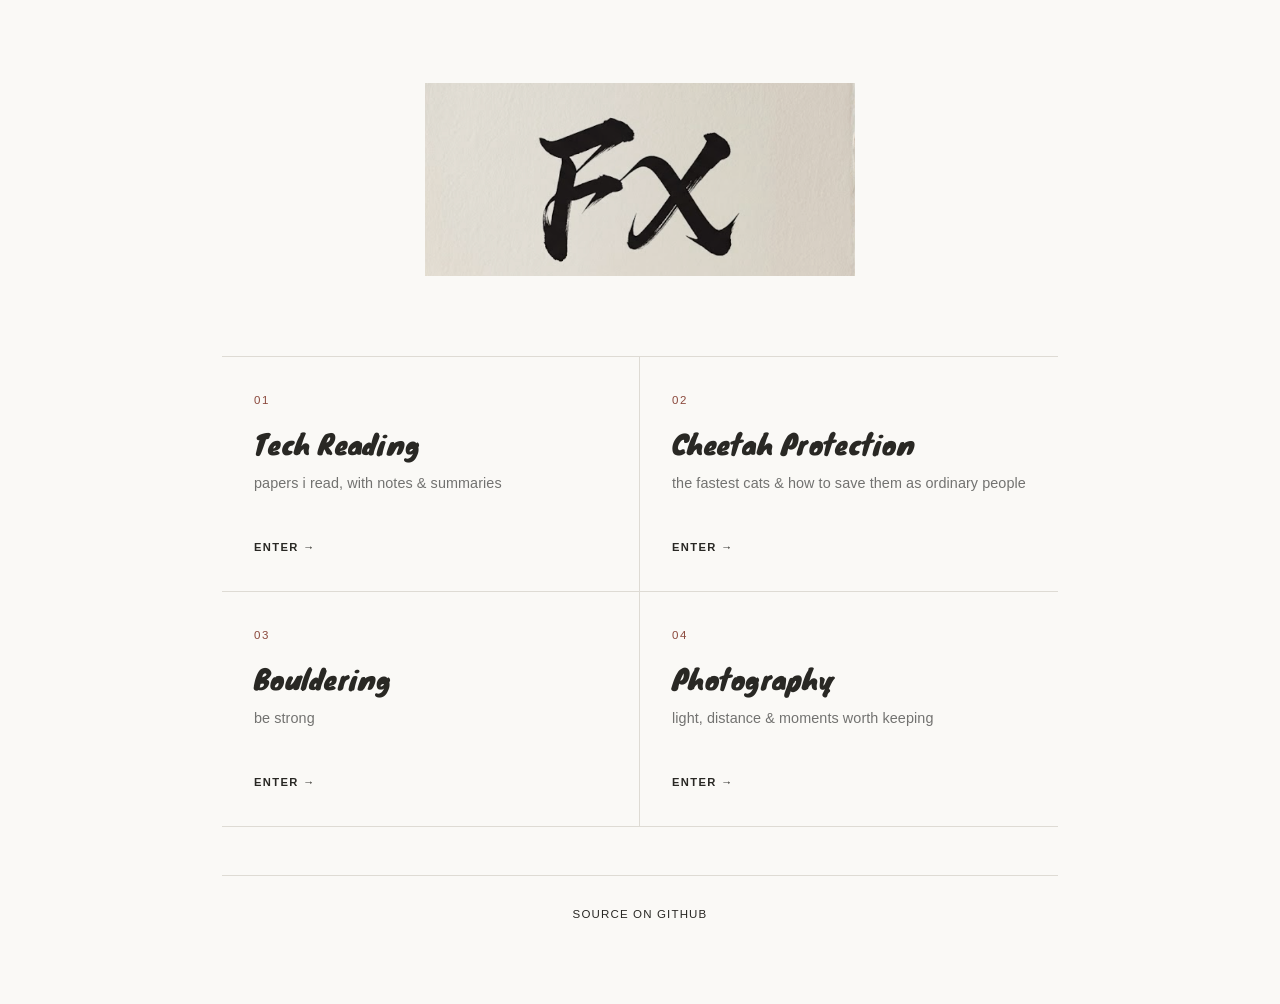
<file: index.html>
<!DOCTYPE html>
<html lang="en">
<head>
  <meta charset="UTF-8" />
  <meta name="viewport" content="width=device-width, initial-scale=1.0" />
  <title>FX</title>
  <link rel="icon" type="image/png" href="pic/favicon.png" />
  <link rel="preconnect" href="https://fonts.googleapis.com" />
  <link rel="preconnect" href="https://fonts.gstatic.com" crossorigin />
  <link href="https://fonts.googleapis.com/css2?family=Baloo+2:wght@600;700;800&amp;family=Nunito:ital,wght@0,600;0,700;0,800;1,600&amp;display=swap" rel="stylesheet" />
  <link rel="stylesheet" href="style.css" />
</head>
<body>
  <div class="container">
    <header class="hero hero-home">
      <h1 class="home-mark">
        <img src="pic/fx-mark.png" alt="FX" />
      </h1>
    </header>

    <main class="hub">
      <a class="hub-card" href="papers.html">
        <div class="hub-icon">01</div>
        <h2>Tech Reading</h2>
        <p>papers i read, with notes &amp; summaries</p>
        <span class="hub-go">enter →</span>
      </a>

      <a class="hub-card" href="cheetah.html">
        <div class="hub-icon">02</div>
        <h2>Cheetah Protection</h2>
        <p>the fastest cats &amp; how to save them as ordinary people</p>
        <span class="hub-go">enter →</span>
      </a>

      <a class="hub-card" href="bouldering.html">
        <div class="hub-icon">03</div>
        <h2>Bouldering</h2>
        <p>be strong</p>
        <span class="hub-go">enter →</span>
      </a>

      <a class="hub-card" href="photography.html">
        <div class="hub-icon">04</div>
        <h2>Photography</h2>
        <p>light, distance &amp; moments worth keeping</p>
        <span class="hub-go">enter →</span>
      </a>

    </main>

    <footer class="site-footer">
      <a href="https://github.com/feiyang3cat/feiyang3cat.github.io" target="_blank" rel="noopener">source on GitHub</a>
    </footer>
  </div>
</body>
</html>
</file>
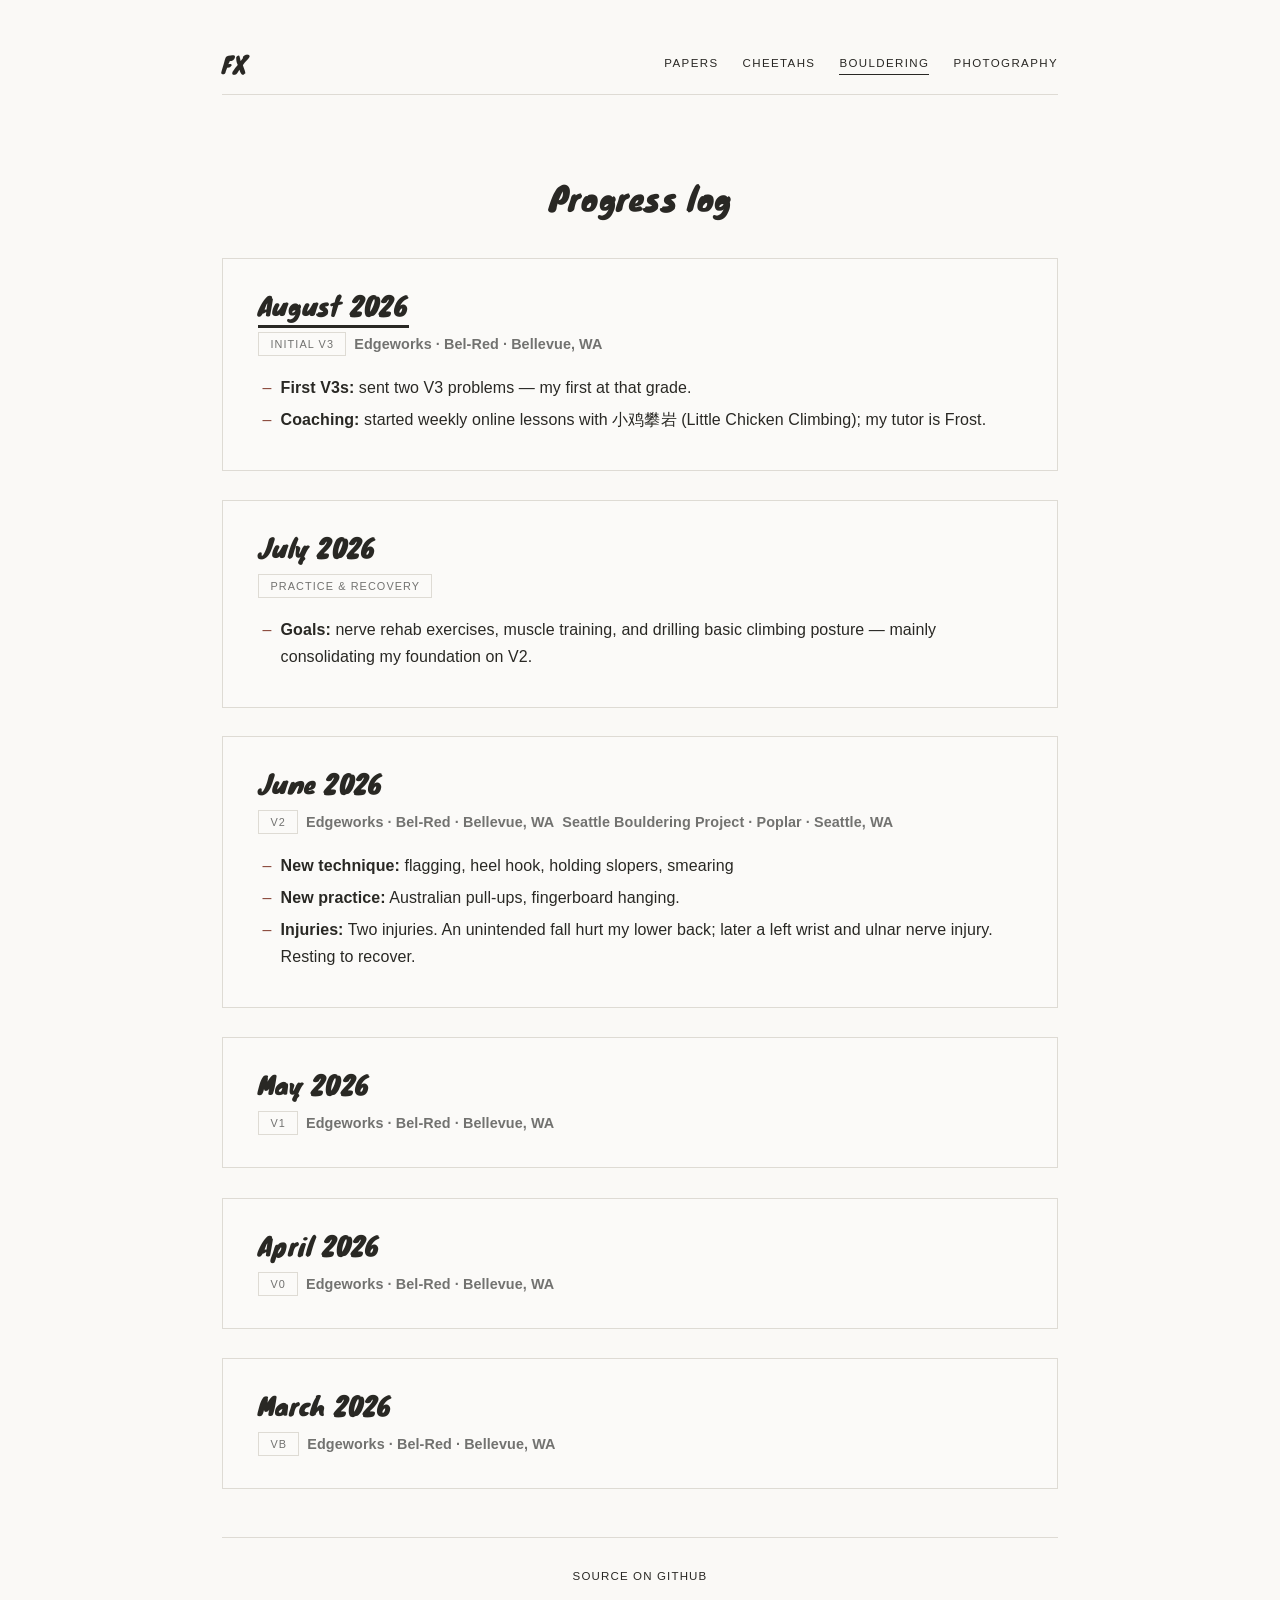
<file: bouldering.html>
<!DOCTYPE html>
<html lang="en">
<head>
  <meta charset="UTF-8" />
  <meta name="viewport" content="width=device-width, initial-scale=1.0" />
  <title>Bouldering · FX</title>
  <link rel="icon" type="image/png" href="pic/favicon.png" />
  <link rel="preconnect" href="https://fonts.googleapis.com" />
  <link rel="preconnect" href="https://fonts.gstatic.com" crossorigin />
  <link href="https://fonts.googleapis.com/css2?family=Baloo+2:wght@600;700;800&amp;family=Nunito:ital,wght@0,600;0,700;0,800;1,600&amp;display=swap" rel="stylesheet" />
  <link rel="stylesheet" href="style.css" />
</head>
<body>
  <div class="container">
    <nav class="nav">
      <a class="nav-home" href="index.html">FX</a>
      <div class="nav-links">
        <a href="papers.html">Papers</a>
        <a href="cheetah.html">Cheetahs</a>
        <a href="bouldering.html" class="active">Bouldering</a>
        <a href="photography.html">Photography</a>
      </div>
    </nav>


    <h2 class="section-title">Progress log</h2>
    <main class="papers">

      <!-- ════ Newest entry on top. To add one, copy a block and edit it. ════ -->

      <article class="paper">
        <div class="paper-head">
          <h2 class="paper-title"><a href="bouldering/0826.html">August 2026</a></h2>
          <div class="paper-meta">
            <span class="tag grade-v3">Initial V3</span>
            <span class="meta-loc">Edgeworks · Bel-Red · Bellevue, WA</span>
          </div>
        </div>
        <div class="notes">
          <ul>
            <li><strong>First V3s:</strong> sent two V3 problems — my first at that grade.</li>
            <li><strong>Coaching:</strong> started weekly online lessons with 小鸡攀岩 (Little Chicken Climbing); my tutor is Frost.</li>
          </ul>
        </div>
      </article>

      <article class="paper">
        <div class="paper-head">
          <h2 class="paper-title">July 2026</h2>
          <div class="paper-meta">
            <span class="tag tag-recovery">Practice &amp; recovery</span>
          </div>
        </div>
        <div class="notes">
          <ul>
            <li><strong>Goals:</strong> nerve rehab exercises, muscle training, and drilling basic climbing posture — mainly consolidating my foundation on V2.</li>
          </ul>
        </div>
      </article>

      <article class="paper">
        <div class="paper-head">
          <h2 class="paper-title">June 2026</h2>
          <div class="paper-meta">
            <span class="tag grade-v2">V2</span>
            <span class="meta-loc">Edgeworks · Bel-Red · Bellevue, WA</span>
            <span class="meta-loc">Seattle Bouldering Project · Poplar · Seattle, WA</span>
          </div>
        </div>
        <div class="notes">
          <ul>
            <li><strong>New technique:</strong> flagging, heel hook, holding slopers, smearing </li>
            <li><strong>New practice:</strong> Australian pull-ups, fingerboard hanging.</li>
            <li><strong>Injuries:</strong> Two injuries. An unintended fall hurt my lower back; later a left wrist and ulnar nerve injury. Resting to recover.</li>
          </ul>
        </div>
      </article>

      <article class="paper">
        <div class="paper-head">
          <h2 class="paper-title">May 2026</h2>
          <div class="paper-meta">
            <span class="tag grade-v1">V1</span>
            <span class="meta-loc">Edgeworks · Bel-Red · Bellevue, WA</span>
          </div>
        </div>
      </article>

      <article class="paper">
        <div class="paper-head">
          <h2 class="paper-title">April 2026</h2>
          <div class="paper-meta">
            <span class="tag grade-v0">V0</span>
            <span class="meta-loc">Edgeworks · Bel-Red · Bellevue, WA</span>
          </div>
        </div>
      </article>

      <article class="paper">
        <div class="paper-head">
          <h2 class="paper-title">March 2026</h2>
          <div class="paper-meta">
            <span class="tag grade-vb">VB</span>
            <span class="meta-loc">Edgeworks · Bel-Red · Bellevue, WA</span>
          </div>
        </div>
      </article>

    </main>

    <footer class="site-footer">
      <a href="https://github.com/feiyang3cat/feiyang3cat.github.io" target="_blank" rel="noopener">source on GitHub</a>
    </footer>
  </div>
</body>
</html>
</file>
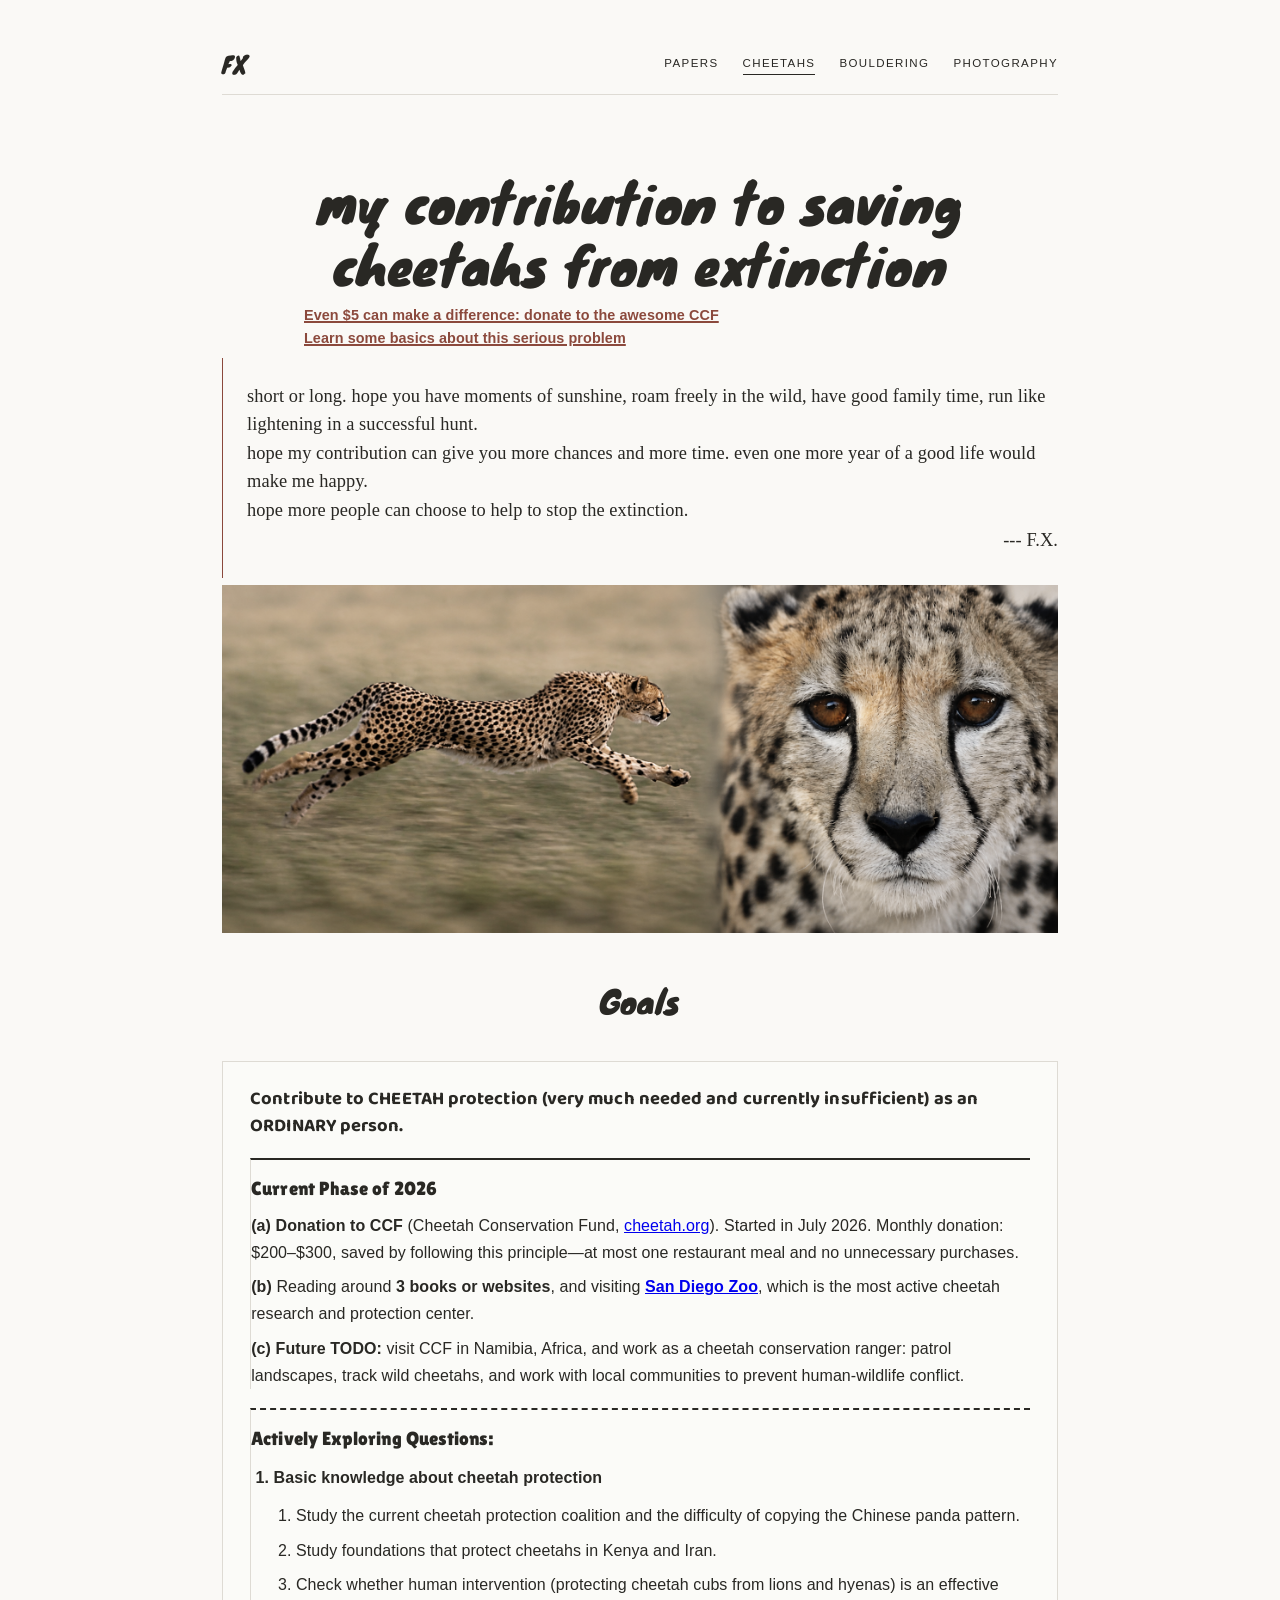
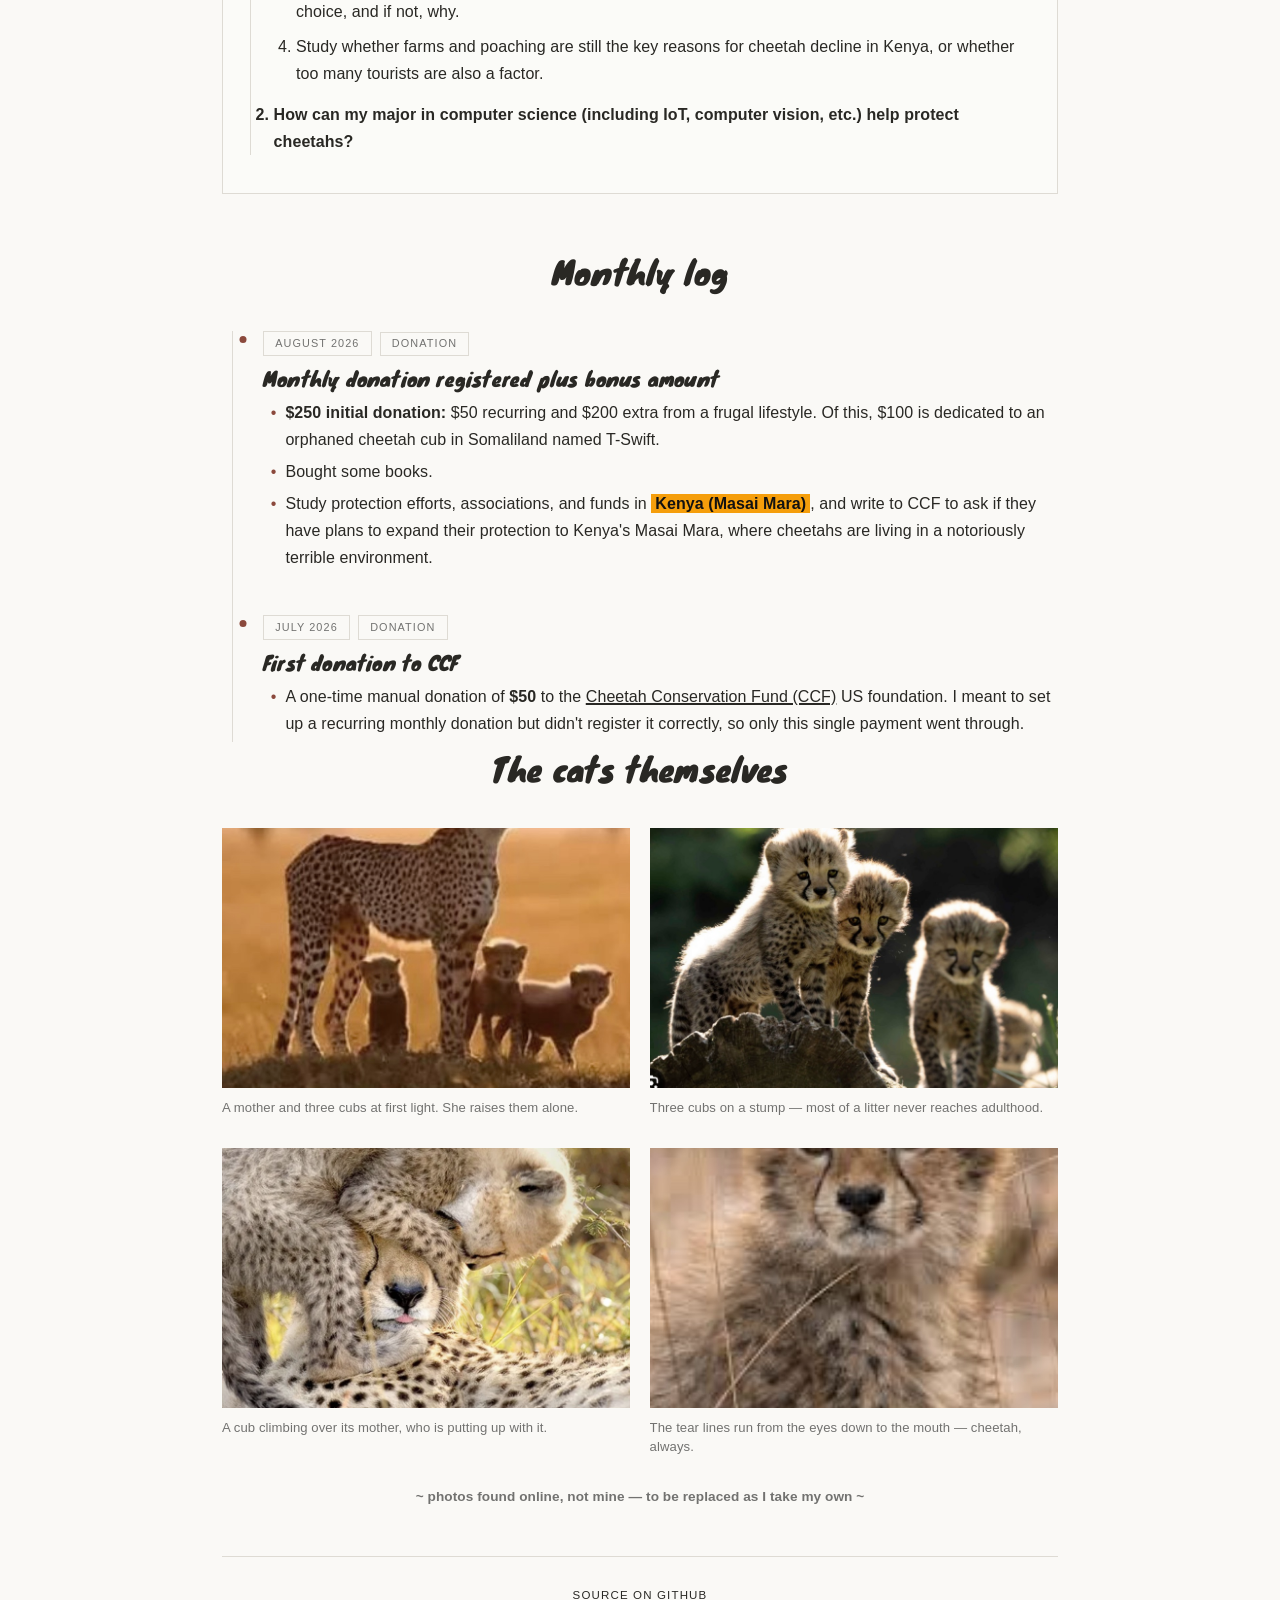
<file: cheetah.html>
<!DOCTYPE html>
<html lang="en">
<head>
  <meta charset="UTF-8" />
  <meta name="viewport" content="width=device-width, initial-scale=1.0" />
  <title>Cheetah Protection · FX</title>
  <link rel="icon" type="image/png" href="pic/favicon.png" />
  <link rel="preconnect" href="https://fonts.googleapis.com" />
  <link rel="preconnect" href="https://fonts.gstatic.com" crossorigin />
  <link href="https://fonts.googleapis.com/css2?family=Baloo+2:wght@600;700;800&amp;family=Caveat:wght@600;700&amp;family=Lilita+One&amp;family=Nunito:ital,wght@0,600;0,700;0,800;1,600&amp;display=swap" rel="stylesheet" />
  <link rel="stylesheet" href="style.css" />
</head>
<body class="cheetah-page">
  <div class="container">
    <nav class="nav">
      <a class="nav-home" href="index.html">FX</a>
      <div class="nav-links">
        <a href="papers.html">Papers</a>
        <a href="cheetah.html" class="active">Cheetahs</a>
        <a href="bouldering.html">Bouldering</a>
        <a href="photography.html">Photography</a>
      </div>
    </nav>

    <header class="hero">
      <h1 class="hero-sub">my contribution to saving cheetahs from extinction</h1>
      <div class="hero-resources">
        <p>
          <a href="https://cheetah.org/get-involved/ways-to-give/" target="_blank" rel="noopener">Even $5 can make a difference: donate to the awesome CCF</a>
        </p>
        <p>
          <a href="https://cheetah.org/learn/about-cheetahs/" target="_blank" rel="noopener">Learn some basics about this serious problem</a>
        </p>
      </div>
    </header>

    <div class="hero-message">
      <span>short or long. hope you have moments of sunshine, roam freely in the wild, have good family time, run like lightening in a successful hunt.</span>
      <span>hope my contribution can give you more chances and more time. even one more year of a good life would make me happy.</span>
      <span>hope more people can choose to help to stop the extinction.</span>
      <span class="hero-signature">--- F.X.</span>
    </div>

    <figure class="banner">
      <img src="pic/cheetah-hero.png" alt="A running cheetah beside a close portrait of a cheetah" />
    </figure>

    <h2 class="section-title">Goals</h2>
    <section class="creed" aria-label="Goals and status">
      <p class="creed-lead">
        Contribute to <strong>CHEETAH</strong> protection (very much needed and currently insufficient) as an <strong>ORDINARY</strong> person.
      </p>
      <div class="current-phase">
        <p class="phase-title">Current Phase of 2026</p>
        <ol class="goal-status">
          <li><strong>Donation to CCF</strong> (Cheetah Conservation Fund, <a href="https://cheetah.org/" target="_blank" rel="noopener">cheetah.org</a>). Started in July 2026. Monthly donation: $200–$300, saved by following this principle—at most one restaurant meal and no unnecessary purchases.</li>
          <li>Reading around <strong>3 books or websites</strong>, and visiting <strong><a href="https://zoo.sandiegozoo.org/animals/cheetah" target="_blank" rel="noopener">San Diego Zoo</a></strong>, which is the most active cheetah research and protection center.</li>
          <li><strong>Future TODO:</strong> visit CCF in Namibia, Africa, and work as a cheetah conservation ranger: patrol landscapes, track wild cheetahs, and work with local communities to prevent human-wildlife conflict.</li>
        </ol>
      </div>
      <div class="current-questions">
        <p class="questions-title">Actively Exploring Questions:</p>
        <ol class="question-groups">
          <li>
            <strong>Basic knowledge about cheetah protection</strong>
            <ol>
              <li>Study the current cheetah protection coalition and the difficulty of copying the Chinese panda pattern.</li>
              <li>Study foundations that protect cheetahs in Kenya and Iran.</li>
              <li>Check whether human intervention (protecting cheetah cubs from lions and hyenas) is an effective choice, and if not, why.</li>
              <li>Study whether farms and poaching are still the key reasons for cheetah decline in Kenya, or whether too many tourists are also a factor.</li>
            </ol>
          </li>
          <li>
            <strong>How can my major in computer science (including IoT, computer vision, etc.) help protect cheetahs?</strong>
          </li>
        </ol>
      </div>
    </section>

    <h2 class="section-title">Monthly log</h2>
    <main>
      <ol class="timeline">

        <!-- ════ Newest on top. To add an entry, copy one <li> block and edit it. ════ -->

        <li class="tl-item">
          <div class="tl-head">
            <span class="tl-month">August 2026</span>
            <span class="tag tag-donation">Donation</span>
          </div>
          <h3 class="tl-title">Monthly donation registered plus bonus amount</h3>
          <div class="notes">
            <ul>
              <li><strong>$250 initial donation:</strong> $50 recurring and $200 extra from a frugal lifestyle. Of this, $100 is dedicated to an orphaned cheetah cub in Somaliland named T-Swift.</li>
              <li>Bought some books.</li>
              <li>Study protection efforts, associations, and funds in <mark class="place-highlight">Kenya (Masai Mara)</mark>, and write to CCF to ask if they have plans to expand their protection to Kenya's Masai Mara, where cheetahs are living in a notoriously terrible environment.</li>
            </ul>
          </div>
        </li>

        <li class="tl-item">
          <div class="tl-head">
            <span class="tl-month">July 2026</span>
            <span class="tag tag-donation">Donation</span>
          </div>
          <h3 class="tl-title">First donation to CCF</h3>
          <div class="notes">
            <ul>
              <li>A one-time manual donation of <strong>$50</strong> to the <a href="https://cheetah.org" target="_blank" rel="noopener">Cheetah Conservation Fund (CCF)</a> US foundation. I meant to set up a recurring monthly donation but didn't register it correctly, so only this single payment went through.</li>
            </ul>
          </div>
        </li>

      </ol>
    </main>

    <h2 class="section-title">The cats themselves</h2>
    <div class="gallery">
      <figure class="shot">
        <img src="pic/cheetah-family.jpg" loading="lazy" alt="A cheetah mother standing on a grassy rise at sunrise with three cubs beside her" />
        <figcaption>A mother and three cubs at first light. She raises them alone.</figcaption>
      </figure>
      <figure class="shot">
        <img src="pic/cheetah-cubs.jpg" loading="lazy" alt="Three cheetah cubs on a tree stump, backlit" />
        <figcaption>Three cubs on a stump — most of a litter never reaches adulthood.</figcaption>
      </figure>
      <figure class="shot">
        <img src="pic/cheetah-family-2.jpg" loading="lazy" alt="A fluffy cheetah cub climbing over its mother's head while she lies in the grass" />
        <figcaption>A cub climbing over its mother, who is putting up with it.</figcaption>
      </figure>
      <figure class="shot">
        <img src="pic/cheetah-cubs-2.jpg" loading="lazy" alt="Close portrait of a cheetah cub in dry grass, tear lines running from its eyes" />
        <figcaption>The tear lines run from the eyes down to the mouth — cheetah, always.</figcaption>
      </figure>
    </div>
    <p class="gallery-note">~ photos found online, not mine — to be replaced as I take my own ~</p>

    <footer class="site-footer">
      <a href="https://github.com/feiyang3cat/feiyang3cat.github.io" target="_blank" rel="noopener">source on GitHub</a>
    </footer>
  </div>
</body>
</html>
</file>
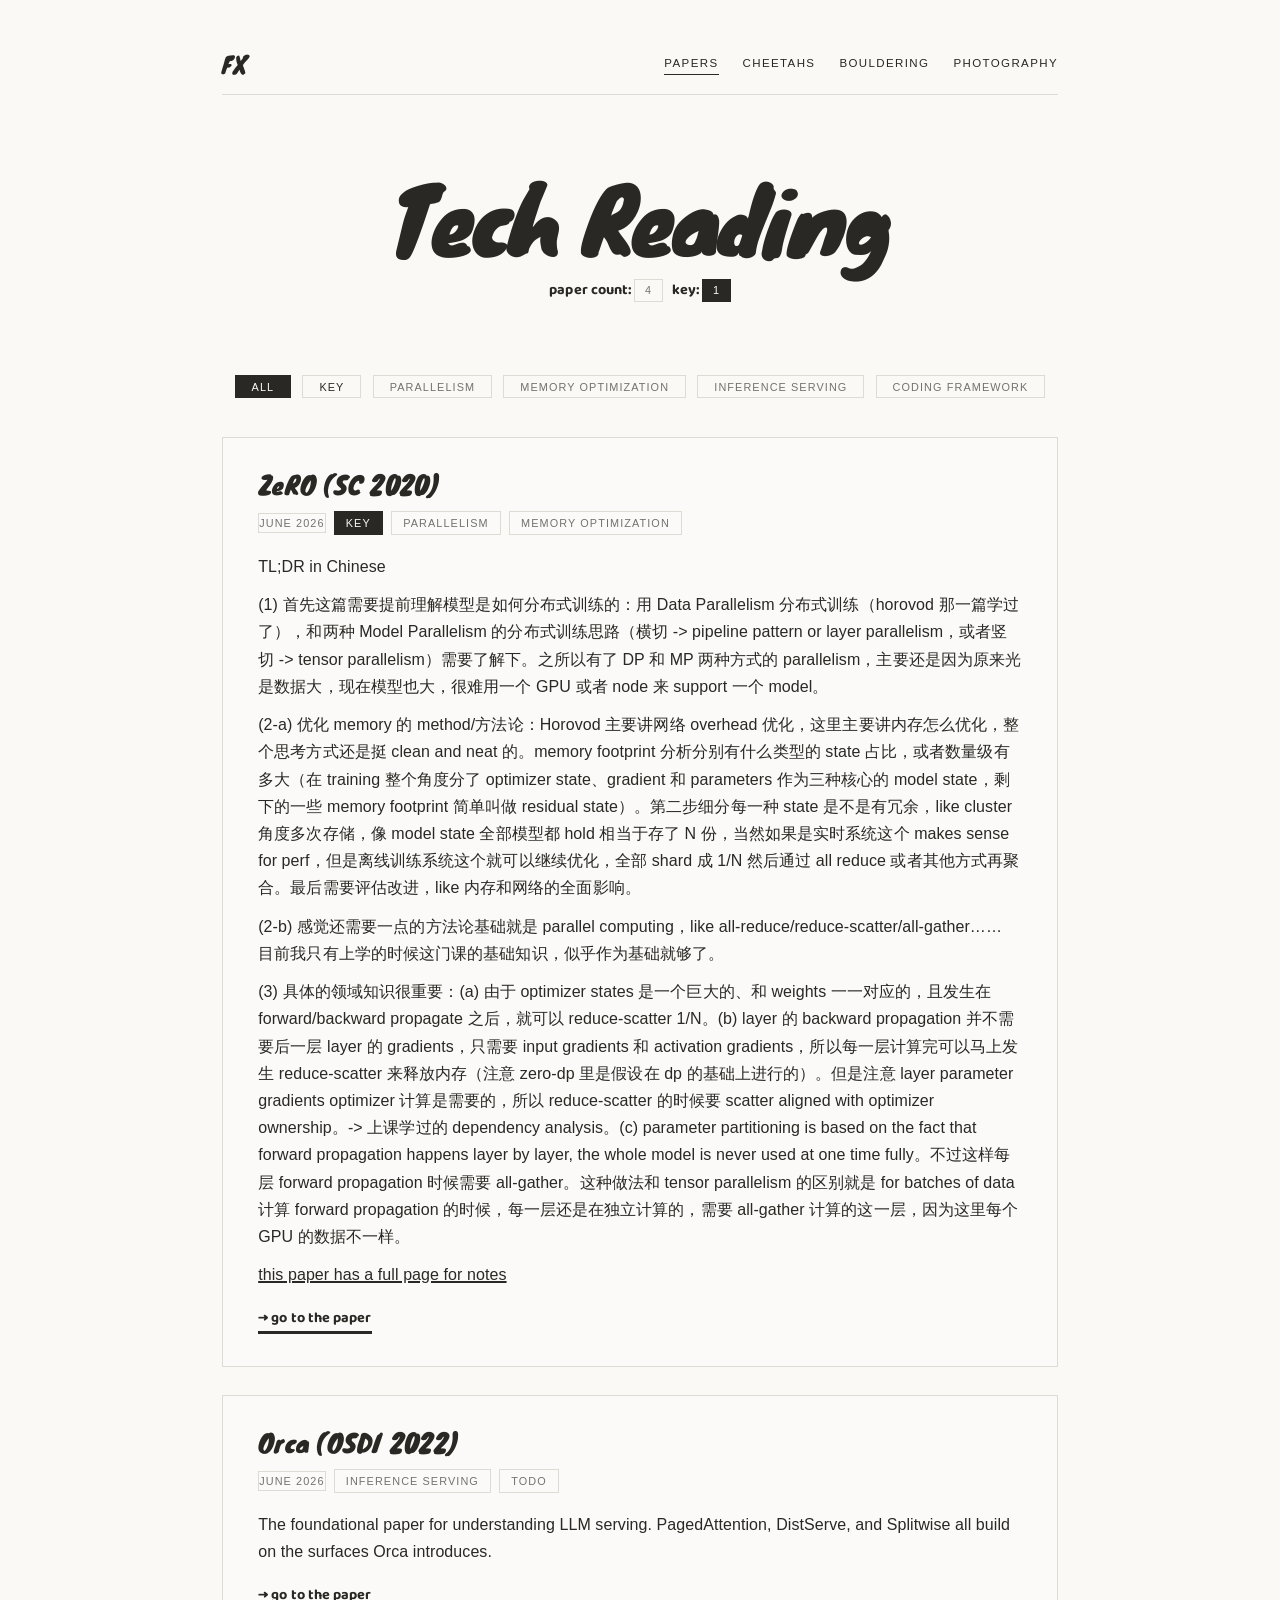
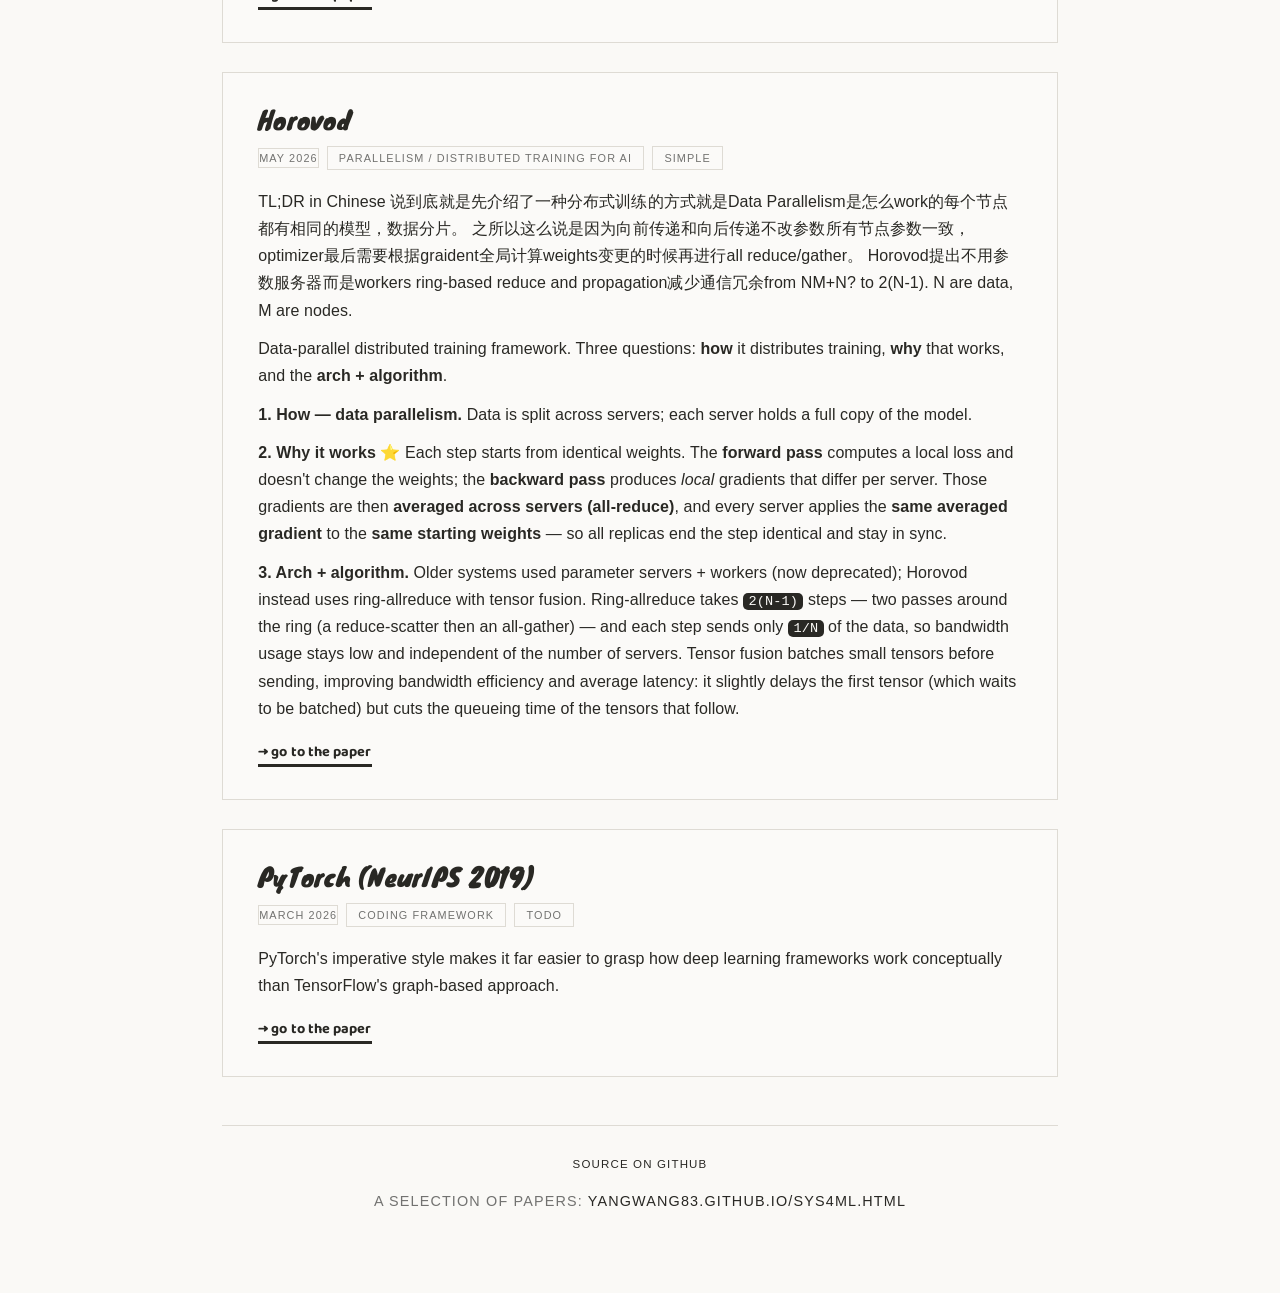
<file: papers.html>
<!DOCTYPE html>
<html lang="en">
<head>
  <meta charset="UTF-8" />
  <meta name="viewport" content="width=device-width, initial-scale=1.0" />
  <title>Tech Reading · FX</title>
  <link rel="icon" type="image/png" href="pic/favicon.png" />
  <link rel="preconnect" href="https://fonts.googleapis.com" />
  <link rel="preconnect" href="https://fonts.gstatic.com" crossorigin />
  <link href="https://fonts.googleapis.com/css2?family=Baloo+2:wght@600;700;800&amp;family=Nunito:ital,wght@0,600;0,700;0,800;1,600&amp;display=swap" rel="stylesheet" />
  <link rel="stylesheet" href="style.css" />
</head>
<body>
  <div class="container">
    <nav class="nav">
      <a class="nav-home" href="index.html">FX</a>
      <div class="nav-links">
        <a href="papers.html" class="active">Papers</a>
        <a href="cheetah.html">Cheetahs</a>
        <a href="bouldering.html">Bouldering</a>
        <a href="photography.html">Photography</a>
      </div>
    </nav>

    <header class="hero">
      <h1 class="hero-title">Tech Reading</h1>
      <p class="hero-stat">
        paper count: <span class="stat-pill">0</span>
        &nbsp; key: <span class="stat-pill stat-pill-key">0</span>
      </p>
    </header>

    <div class="filter-bar" role="group" aria-label="Filter papers by topic">
      <button class="filter-btn active" data-filter="all">all</button>
      <button class="filter-btn key" data-filter="key">Key</button>
      <button class="filter-btn" data-filter="parallelism">Parallelism</button>
      <button class="filter-btn" data-filter="memory">Memory Optimization</button>
      <button class="filter-btn" data-filter="inference">Inference Serving</button>
      <button class="filter-btn" data-filter="framework">Coding Framework</button>
    </div>

    <main class="papers">

      <!-- ════ To add a paper, copy one <article> block and edit it. ════ -->

      <article class="paper" data-topics="key parallelism memory">
        <div class="paper-head">
          <h2 class="paper-title">ZeRO (SC 2020)</h2>
          <div class="paper-meta">
            <span class="meta-date">June 2026</span>
            <span class="tag tag-key">Key</span>
            <span class="tag tag-topic">Parallelism</span>
            <span class="tag tag-topic">Memory Optimization</span>
          </div>
        </div>
        <div class="notes">
          <p>TL;DR in Chinese</p>
          <p>
          (1) 首先这篇需要提前理解模型是如何分布式训练的：用 Data Parallelism 分布式训练（horovod 那一篇学过了），和两种 Model Parallelism 的分布式训练思路（横切 -> pipeline pattern or layer parallelism，或者竖切 -> tensor parallelism）需要了解下。之所以有了 DP 和 MP 两种方式的 parallelism，主要还是因为原来光是数据大，现在模型也大，很难用一个 GPU 或者 node 来 support 一个 model。
          </p>
          <p>
          (2-a) 优化 memory 的 method/方法论：Horovod 主要讲网络 overhead 优化，这里主要讲内存怎么优化，整个思考方式还是挺 clean and neat 的。memory footprint 分析分别有什么类型的 state 占比，或者数量级有多大（在 training 整个角度分了 optimizer state、gradient 和 parameters 作为三种核心的 model state，剩下的一些 memory footprint 简单叫做 residual state）。第二步细分每一种 state 是不是有冗余，like cluster 角度多次存储，像 model state 全部模型都 hold 相当于存了 N 份，当然如果是实时系统这个 makes sense for perf，但是离线训练系统这个就可以继续优化，全部 shard 成 1/N 然后通过 all reduce 或者其他方式再聚合。最后需要评估改进，like 内存和网络的全面影响。
          </p>
          <p>
          (2-b) 感觉还需要一点的方法论基础就是 parallel computing，like all-reduce/reduce-scatter/all-gather…… 目前我只有上学的时候这门课的基础知识，似乎作为基础就够了。
          </p>
          <p>
          (3) 具体的领域知识很重要：(a) 由于 optimizer states 是一个巨大的、和 weights 一一对应的，且发生在 forward/backward propagate 之后，就可以 reduce-scatter 1/N。(b) layer 的 backward propagation 并不需要后一层 layer 的 gradients，只需要 input gradients 和 activation gradients，所以每一层计算完可以马上发生 reduce-scatter 来释放内存（注意 zero-dp 里是假设在 dp 的基础上进行的）。但是注意 layer parameter gradients optimizer 计算是需要的，所以 reduce-scatter 的时候要 scatter aligned with optimizer ownership。-> 上课学过的 dependency analysis。(c) parameter partitioning is based on the fact that forward propagation happens layer by layer, the whole model is never used at one time fully。不过这样每层 forward propagation 时候需要 all-gather。这种做法和 tensor parallelism 的区别就是 for batches of data 计算 forward propagation 的时候，每一层还是在独立计算的，需要 all-gather 计算的这一层，因为这里每个 GPU 的数据不一样。
          </p>
          <p><a href="papers/zero.html">this paper has a full page for notes</a></p>
        </div>
        <a class="paper-link" href="papers/zero.html">→ go to the paper</a>
      </article>

      <article class="paper" data-topics="inference">
        <div class="paper-head">
          <h2 class="paper-title">Orca (OSDI 2022)</h2>
          <div class="paper-meta">
            <span class="meta-date">June 2026</span>
            <span class="tag tag-topic">Inference Serving</span>
            <span class="tag tag-todo">todo</span>
          </div>
        </div>
        <div class="notes">
          <!-- TODO: write full summary -->
          <p>
            The foundational paper for understanding LLM serving. PagedAttention,
            DistServe, and Splitwise all build on the surfaces Orca introduces.
          </p>
        </div>
        <a class="paper-link" href="https://www.usenix.org/conference/osdi22/presentation/yu" target="_blank" rel="noopener">→ go to the paper</a>
      </article>

      <article class="paper" data-topics="parallelism">
        <div class="paper-head">
          <h2 class="paper-title">Horovod</h2>
          <div class="paper-meta">
            <span class="meta-date">May 2026</span>
            <span class="tag tag-topic">Parallelism / Distributed Training for AI</span>
            <span class="tag level-simple">simple</span>
          </div>
        </div>
        <div class="notes">
          <p>
          TL;DR in Chinese
          说到底就是先介绍了一种分布式训练的方式就是Data Parallelism是怎么work的每个节点都有相同的模型，数据分片。
          之所以这么说是因为向前传递和向后传递不改参数所有节点参数一致，
          optimizer最后需要根据graident全局计算weights变更的时候再进行all reduce/gather。
          Horovod提出不用参数服务器而是workers ring-based reduce and propagation减少通信冗余from NM+N? to 2(N-1).
          N are data, M are nodes.
          </p>
          <p>
            Data-parallel distributed training framework. Three questions:
            <strong>how</strong> it distributes training, <strong>why</strong> that
            works, and the <strong>arch + algorithm</strong>.
          </p>
          <p>
            <strong>1. How — data parallelism.</strong> Data is split across servers;
            each server holds a full copy of the model.
          </p>
          <p>
            <strong>2. Why it works ⭐</strong> Each step starts from identical weights.
            The <strong>forward pass</strong> computes a local loss and doesn't change
            the weights; the <strong>backward pass</strong> produces <em>local</em>
            gradients that differ per server. Those gradients are then
            <strong>averaged across servers (all-reduce)</strong>, and every server
            applies the <strong>same averaged gradient</strong> to the
            <strong>same starting weights</strong> — so all replicas end the step
            identical and stay in sync.
          </p>
          <p>
            <strong>3. Arch + algorithm.</strong> Older systems used parameter servers +
            workers (now deprecated); Horovod instead uses ring-allreduce with tensor
            fusion. Ring-allreduce takes <code>2(N-1)</code> steps — two passes around
            the ring (a reduce-scatter then an all-gather) — and each step sends only
            <code>1/N</code> of the data, so bandwidth usage stays low and independent of
            the number of servers. Tensor fusion batches small tensors before sending,
            improving bandwidth efficiency and average latency: it slightly delays the
            first tensor (which waits to be batched) but cuts the queueing time of the
            tensors that follow.
          </p>
        </div>
        <a class="paper-link" href="https://arxiv.org/abs/1802.05799" target="_blank" rel="noopener">→ go to the paper</a>
      </article>

      <article class="paper" data-topics="framework">
        <div class="paper-head">
          <h2 class="paper-title">PyTorch (NeurIPS 2019)</h2>
          <div class="paper-meta">
            <span class="meta-date">March 2026</span>
            <span class="tag tag-topic">Coding Framework</span>
            <span class="tag tag-todo">todo</span>
          </div>
        </div>
        <div class="notes">
          <!-- TODO: write full summary -->
          <p>
            PyTorch's imperative style makes it far easier to grasp how deep learning
            frameworks work conceptually than TensorFlow's graph-based approach.
          </p>
        </div>
        <a class="paper-link" href="https://arxiv.org/abs/1912.01703" target="_blank" rel="noopener">→ go to the paper</a>
      </article>

    </main>

    <footer class="site-footer">
      <a href="https://github.com/feiyang3cat/feiyang3cat.github.io" target="_blank" rel="noopener">source on GitHub</a>
      <p class="footer-link">
        a selection of papers:
        <a href="https://yangwang83.github.io/sys4ml.html" target="_blank" rel="noopener">yangwang83.github.io/sys4ml.html</a>
      </p>
    </footer>
  </div>

  <script>
    const buttons = document.querySelectorAll(".filter-btn");
    const papers = document.querySelectorAll(".papers .paper");
    const keyPapers = document.querySelectorAll('.papers .paper[data-topics~="key"]');
    document.querySelector(".stat-pill:not(.stat-pill-key)").textContent = papers.length;
    document.querySelector(".stat-pill-key").textContent = keyPapers.length;
    buttons.forEach((btn) => {
      btn.addEventListener("click", () => {
        const filter = btn.dataset.filter;
        buttons.forEach((b) => b.classList.toggle("active", b === btn));
        papers.forEach((paper) => {
          const topics = (paper.dataset.topics || "").split(" ");
          const show = filter === "all" || topics.includes(filter);
          paper.style.display = show ? "" : "none";
        });
      });
    });
  </script>
</body>
</html>
</file>
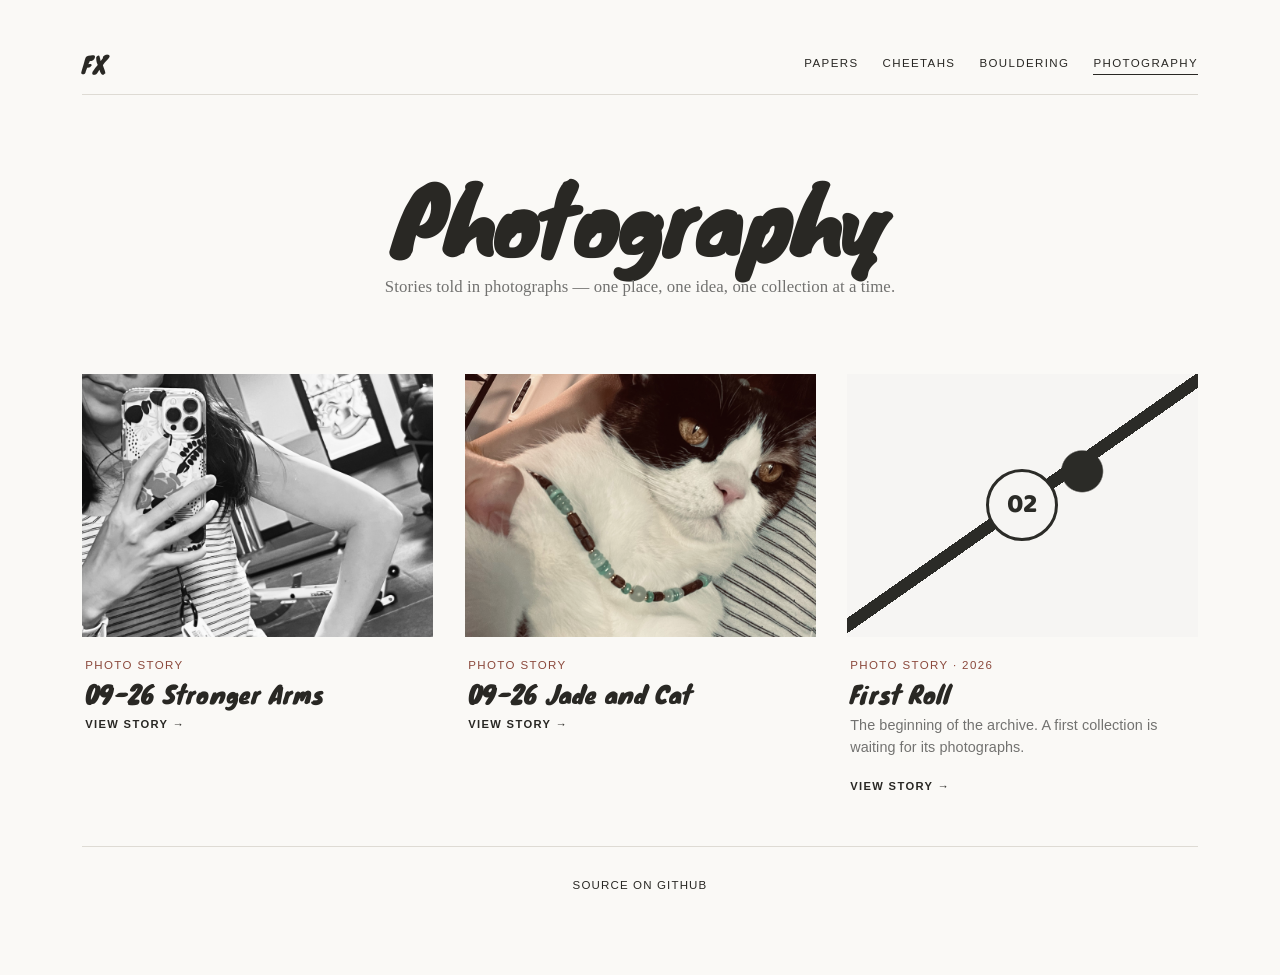
<file: photography.html>
<!DOCTYPE html>
<html lang="en">
<head>
  <meta charset="UTF-8" />
  <meta name="viewport" content="width=device-width, initial-scale=1.0" />
  <title>Photography · FX</title>
  <link rel="icon" type="image/png" href="pic/favicon.png" />
  <link rel="preconnect" href="https://fonts.googleapis.com" />
  <link rel="preconnect" href="https://fonts.gstatic.com" crossorigin />
  <link href="https://fonts.googleapis.com/css2?family=Baloo+2:wght@600;700;800&amp;family=Nunito:ital,wght@0,600;0,700;0,800;1,600&amp;display=swap" rel="stylesheet" />
  <link rel="stylesheet" href="style.css" />
</head>
<body class="photo-page">
  <div class="container">
    <nav class="nav">
      <a class="nav-home" href="index.html">FX</a>
      <div class="nav-links">
        <a href="papers.html">Papers</a>
        <a href="cheetah.html">Cheetahs</a>
        <a href="bouldering.html">Bouldering</a>
        <a href="photography.html" class="active">Photography</a>
      </div>
    </nav>

    <header class="hero">
      <h1 class="hero-title">Photography</h1>
      <p class="photo-intro">Stories told in photographs — one place, one idea, one collection at a time.</p>
    </header>

    <main class="album-index" aria-label="Photography collections">
      <a class="album-card" href="photo-albums/09-26-gymn.html">
        <img class="album-cover" src="photos/web/09-26-gymn/01.jpg?v=2" loading="lazy" alt="09-26 Stronger Arms collection cover" />
        <div class="album-copy">
          <p class="album-kicker">Photo story</p>
          <h2>09-26 Stronger Arms</h2>
          <span class="album-enter">view story →</span>
        </div>
      </a>

      <a class="album-card" href="photo-albums/09-26-jade-and-cat.html">
        <img class="album-cover" src="photos/web/09-26-jade-and-cat/01.jpg?v=1" loading="lazy" alt="09-26 Jade and Cat collection cover" />
        <div class="album-copy">
          <p class="album-kicker">Photo story</p>
          <h2>09-26 Jade and Cat</h2>
          <span class="album-enter">view story →</span>
        </div>
      </a>

      <a class="album-card" href="photo-albums/first-roll.html">
        <div class="album-cover album-cover-placeholder" role="img" aria-label="Cover photograph coming soon">
          <span>02</span>
        </div>
        <div class="album-copy">
          <p class="album-kicker">Photo story · 2026</p>
          <h2>First Roll</h2>
          <p>The beginning of the archive. A first collection is waiting for its photographs.</p>
          <span class="album-enter">view story →</span>
        </div>
      </a>

      <!--
        To add another collection, copy this card and create its matching page
        in photo-albums/. Replace the placeholder div with a cover image:

        <a class="album-card" href="photo-albums/collection-name.html">
          <img class="album-cover" src="photos/web/collection-name/cover.jpg" loading="lazy" alt="Describe the cover photograph" />
          <div class="album-copy">
            <p class="album-kicker">Photo story · Year</p>
            <h2>Collection title</h2>
            <p>A short introduction to this collection.</p>
            <span class="album-enter">view story →</span>
          </div>
        </a>
      -->
    </main>

    <footer class="site-footer">
      <a href="https://github.com/feiyang3cat/feiyang3cat.github.io" target="_blank" rel="noopener">source on GitHub</a>
    </footer>
  </div>
</body>
</html>
</file>
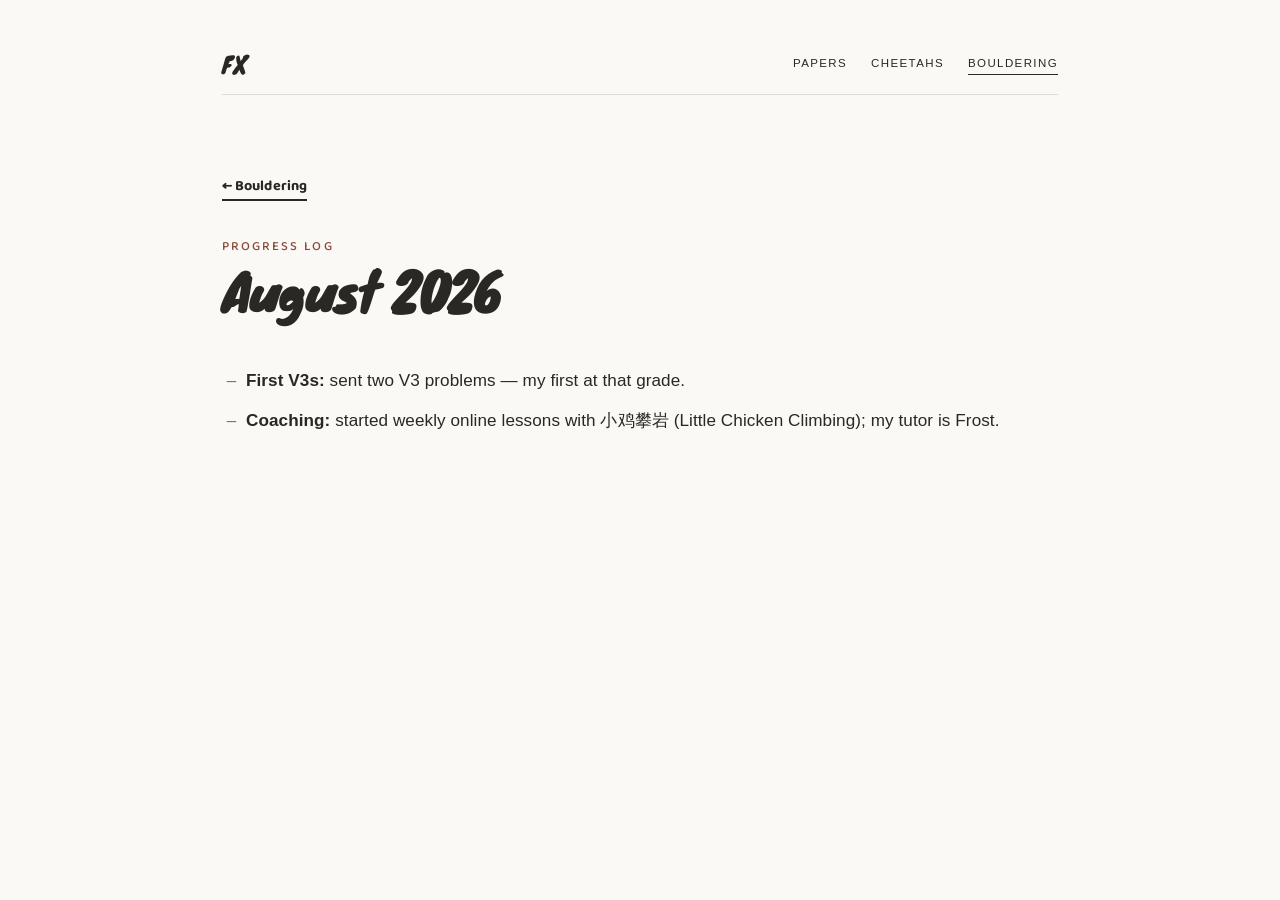
<file: bouldering/0826.html>
<!DOCTYPE html>
<html lang="en">
<head>
  <meta charset="UTF-8" />
  <meta name="viewport" content="width=device-width, initial-scale=1.0" />
  <title>August 2026 · FX</title>
  <link rel="icon" type="image/png" href="../pic/favicon.png" />
  <link rel="preconnect" href="https://fonts.googleapis.com" />
  <link rel="preconnect" href="https://fonts.gstatic.com" crossorigin />
  <link href="https://fonts.googleapis.com/css2?family=Baloo+2:wght@600;700;800&amp;family=Nunito:ital,wght@0,600;0,700;0,800;1,600&amp;display=swap" rel="stylesheet" />
  <link rel="stylesheet" href="../style.css" />
</head>
<body>
  <div class="container">
    <nav class="nav"><a class="nav-home" href="../index.html">FX</a><div class="nav-links"><a href="../papers.html">Papers</a><a href="../cheetah.html">Cheetahs</a><a href="../bouldering.html" class="active">Bouldering</a></div></nav>
    <main class="post">
      <a class="post-back" href="../bouldering.html">← Bouldering</a>
      <header class="post-head"><p class="post-kicker">Progress log</p><h1 class="post-title">August 2026</h1></header>
      <article class="post-body">
        <ul>
          <li><strong>First V3s:</strong> sent two V3 problems — my first at that grade.</li>
          <li><strong>Coaching:</strong> started weekly online lessons with 小鸡攀岩 (Little Chicken Climbing); my tutor is Frost.</li>
        </ul>
      </article>
    </main>
  </div>
</body>
</html>
</file>
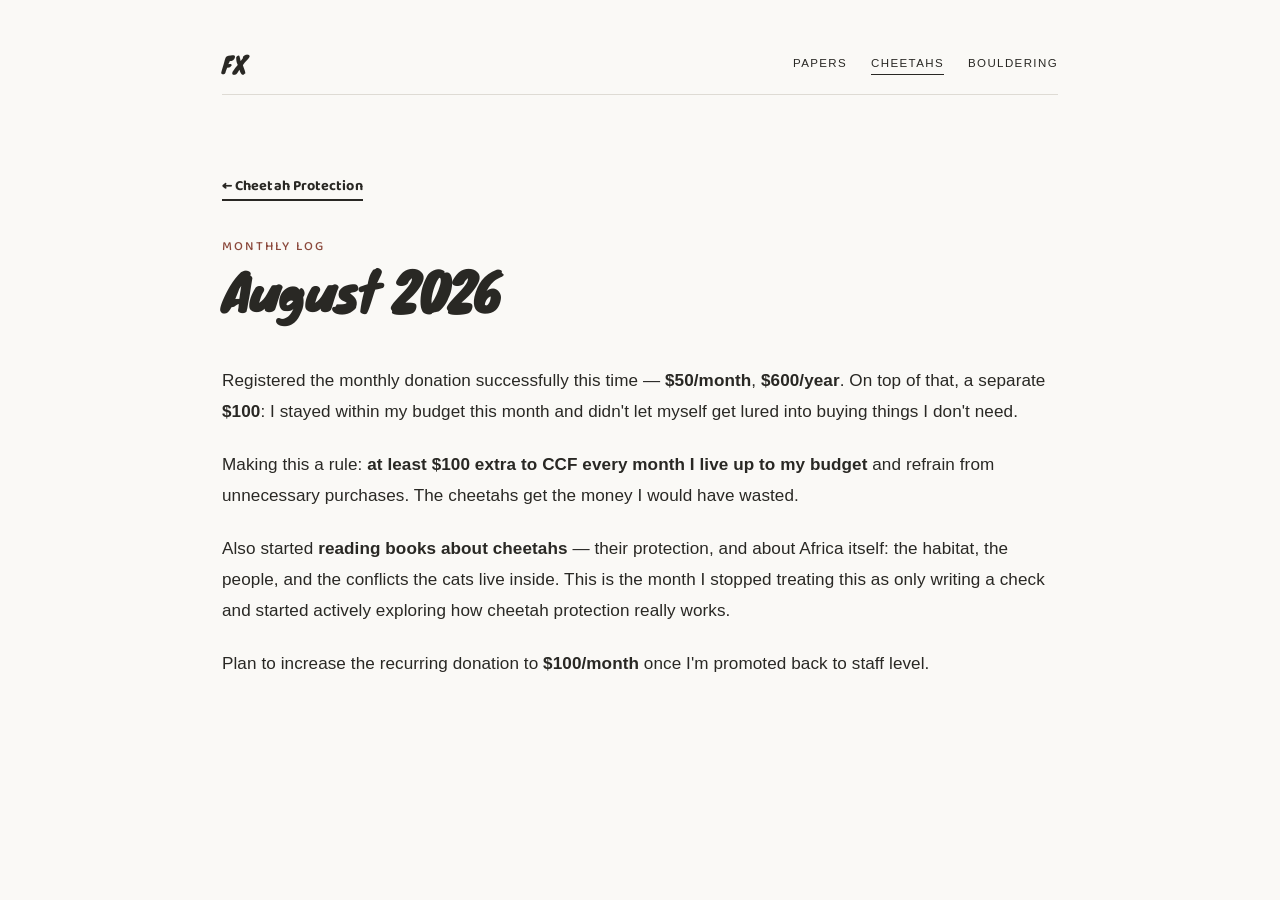
<file: cheetah/0826.html>
<!DOCTYPE html>
<html lang="en">
<head>
  <meta charset="UTF-8" />
  <meta name="viewport" content="width=device-width, initial-scale=1.0" />
  <title>August 2026 · FX</title>
  <link rel="icon" type="image/png" href="../pic/favicon.png" />
  <link rel="preconnect" href="https://fonts.googleapis.com" />
  <link rel="preconnect" href="https://fonts.gstatic.com" crossorigin />
  <link href="https://fonts.googleapis.com/css2?family=Baloo+2:wght@600;700;800&amp;family=Nunito:ital,wght@0,600;0,700;0,800;1,600&amp;display=swap" rel="stylesheet" />
  <link rel="stylesheet" href="../style.css" />
</head>
<body>
  <div class="container">
    <nav class="nav"><a class="nav-home" href="../index.html">FX</a><div class="nav-links"><a href="../papers.html">Papers</a><a href="../cheetah.html" class="active">Cheetahs</a><a href="../bouldering.html">Bouldering</a></div></nav>
    <main class="post">
      <a class="post-back" href="../cheetah.html">← Cheetah Protection</a>
      <header class="post-head"><p class="post-kicker">Monthly log</p><h1 class="post-title">August 2026</h1></header>
      <article class="post-body">
        <p>Registered the monthly donation successfully this time — <strong>$50/month</strong>, <strong>$600/year</strong>. On top of that, a separate <strong>$100</strong>: I stayed within my budget this month and didn't let myself get lured into buying things I don't need.</p>
        <p>Making this a rule: <strong>at least $100 extra to CCF every month I live up to my budget</strong> and refrain from unnecessary purchases. The cheetahs get the money I would have wasted.</p>
        <p>Also started <strong>reading books about cheetahs</strong> — their protection, and about Africa itself: the habitat, the people, and the conflicts the cats live inside. This is the month I stopped treating this as only writing a check and started actively exploring how cheetah protection really works.</p>
        <p>Plan to increase the recurring donation to <strong>$100/month</strong> once I'm promoted back to staff level.</p>
      </article>
    </main>
  </div>
</body>
</html>
</file>
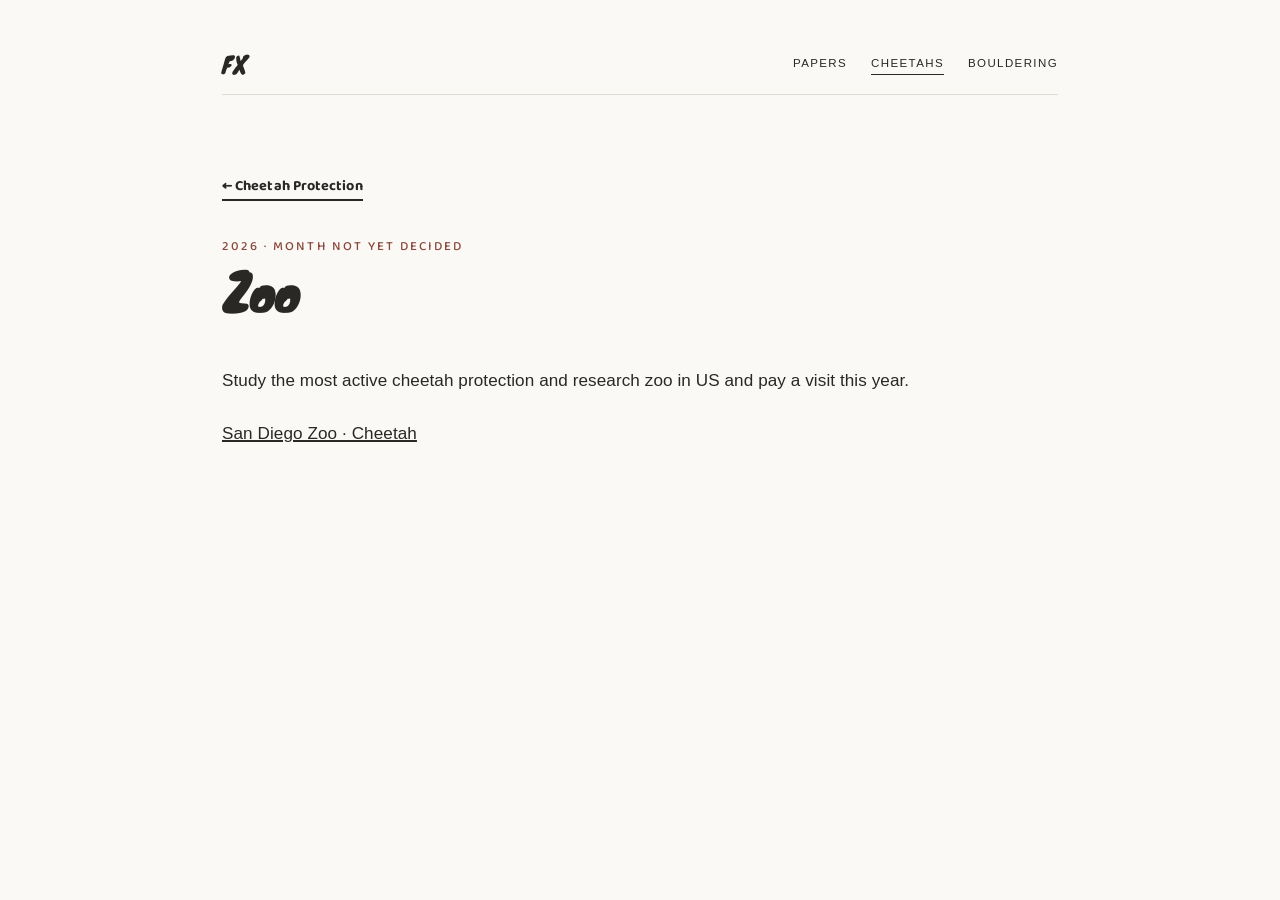
<file: cheetah/zoo.html>
<!DOCTYPE html>
<html lang="en">
<head>
  <meta charset="UTF-8" />
  <meta name="viewport" content="width=device-width, initial-scale=1.0" />
  <title>Zoo · FX</title>
  <link rel="icon" type="image/png" href="../pic/favicon.png" />
  <link rel="preconnect" href="https://fonts.googleapis.com" />
  <link rel="preconnect" href="https://fonts.gstatic.com" crossorigin />
  <link href="https://fonts.googleapis.com/css2?family=Baloo+2:wght@600;700;800&amp;family=Nunito:ital,wght@0,600;0,700;0,800;1,600&amp;display=swap" rel="stylesheet" />
  <link rel="stylesheet" href="../style.css" />
</head>
<body>
  <div class="container">
    <nav class="nav"><a class="nav-home" href="../index.html">FX</a><div class="nav-links"><a href="../papers.html">Papers</a><a href="../cheetah.html" class="active">Cheetahs</a><a href="../bouldering.html">Bouldering</a></div></nav>
    <main class="post">
      <a class="post-back" href="../cheetah.html">← Cheetah Protection</a>
      <header class="post-head"><p class="post-kicker">2026 · month not yet decided</p><h1 class="post-title">Zoo</h1></header>
      <article class="post-body">
        <p>Study the most active cheetah protection and research zoo in US and pay a visit this year.</p>
        <p><a href="https://zoo.sandiegozoo.org/animals/cheetah" target="_blank" rel="noopener">San Diego Zoo · Cheetah</a></p>
      </article>
    </main>
  </div>
</body>
</html>
</file>
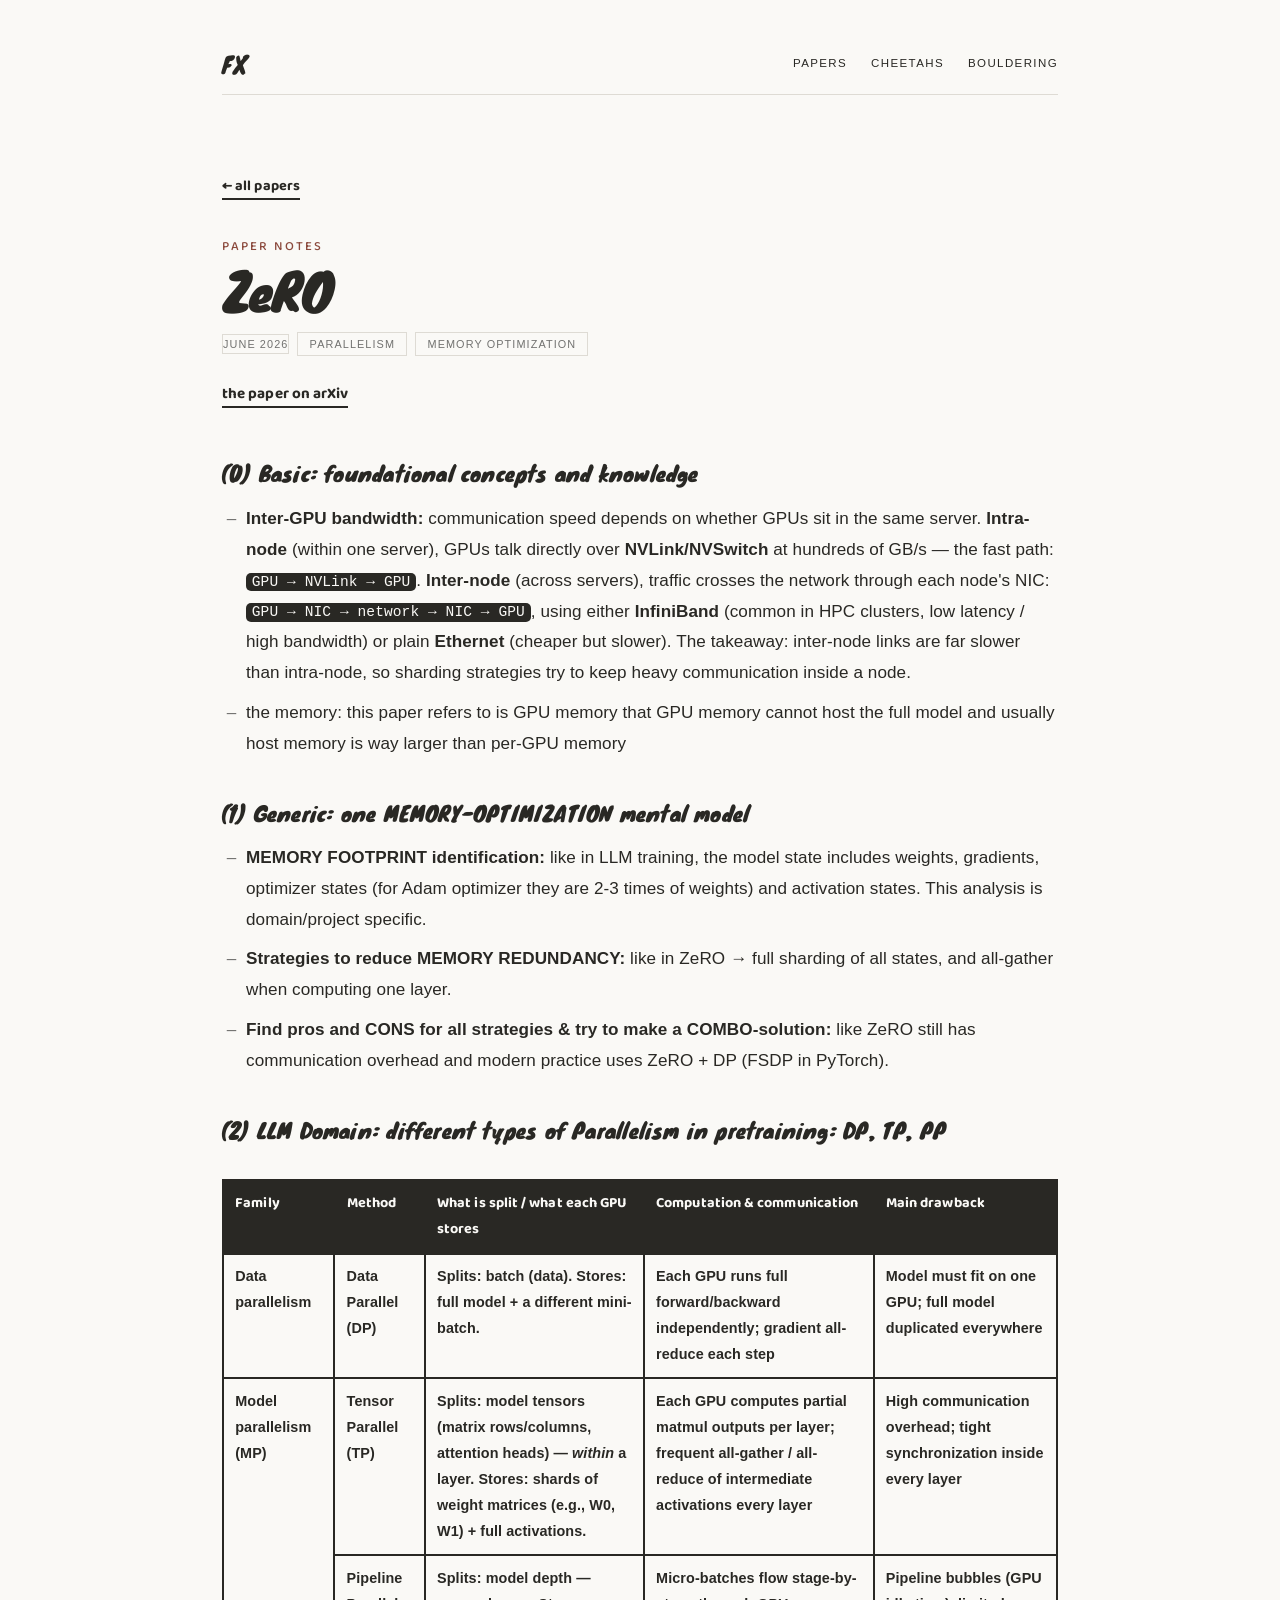
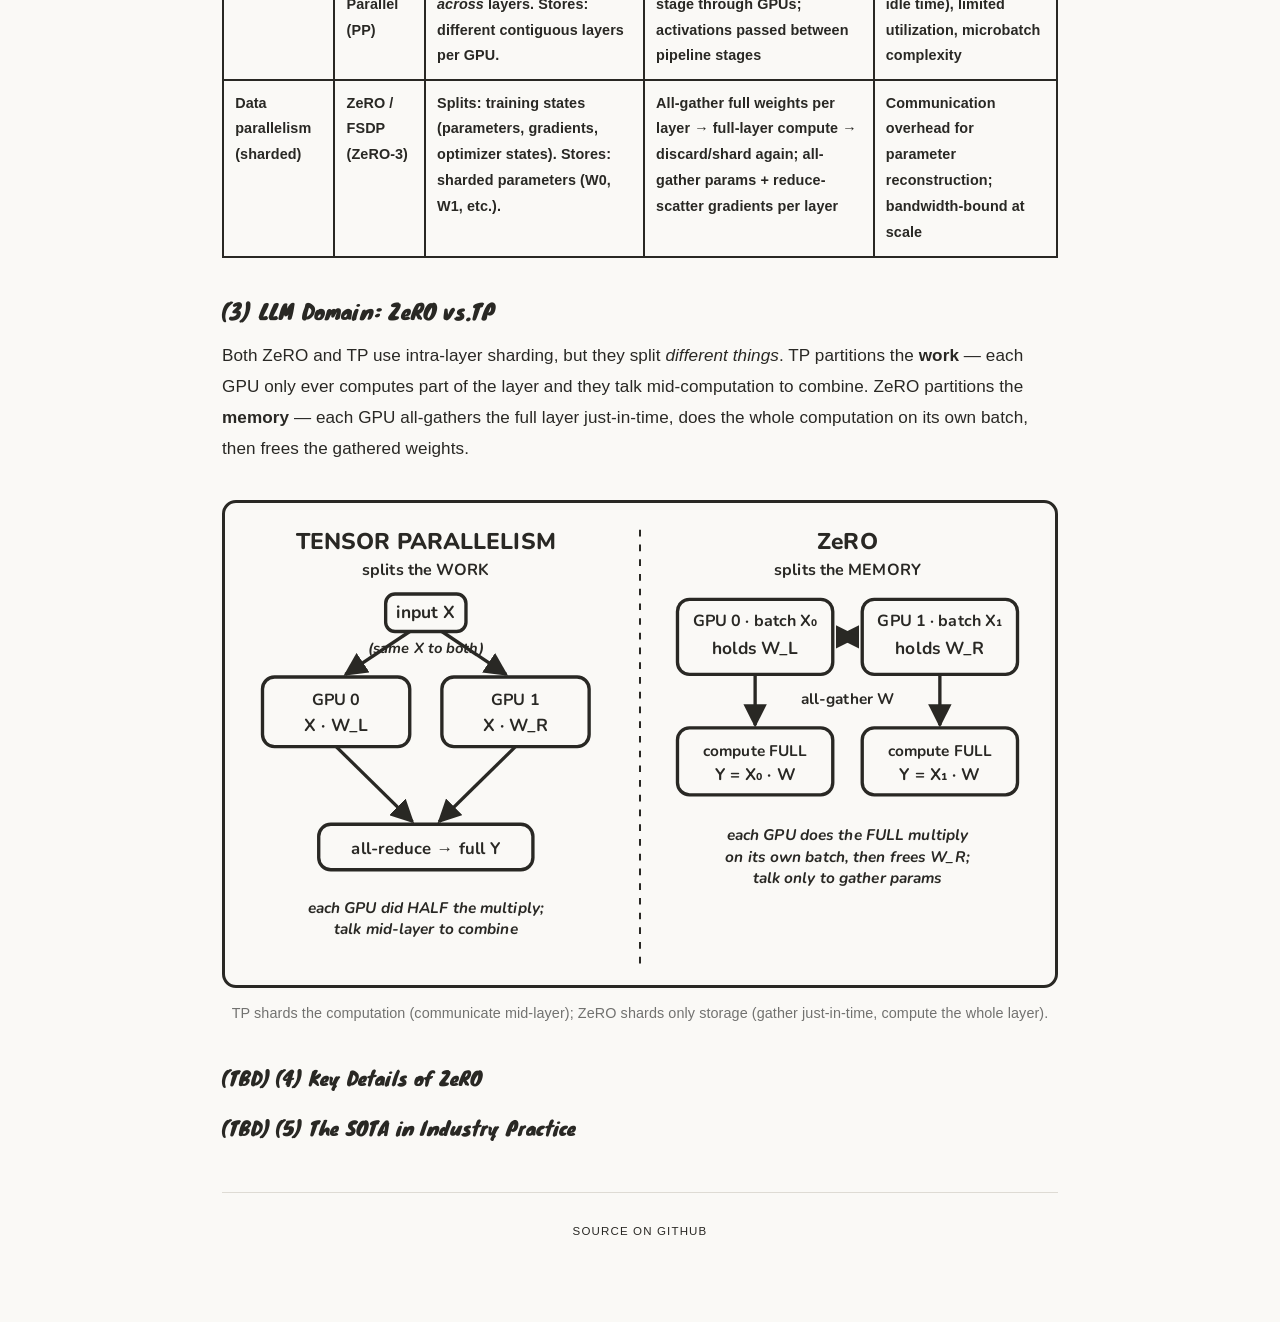
<file: papers/zero.html>
<!DOCTYPE html>
<html lang="en">
<head>
  <meta charset="UTF-8" />
  <meta name="viewport" content="width=device-width, initial-scale=1.0" />
  <title>ZeRO · FX</title>
  <link rel="icon" type="image/png" href="../pic/favicon.png" />
  <link rel="preconnect" href="https://fonts.googleapis.com" />
  <link rel="preconnect" href="https://fonts.gstatic.com" crossorigin />
  <link href="https://fonts.googleapis.com/css2?family=Baloo+2:wght@600;700;800&amp;family=Nunito:ital,wght@0,600;0,700;0,800;1,600&amp;display=swap" rel="stylesheet" />
  <link rel="stylesheet" href="../style.css" />
</head>
<body>
  <div class="container">
    <nav class="nav">
      <a class="nav-home" href="../index.html">FX</a>
      <div class="nav-links">
        <a href="../papers.html">Papers</a>
        <a href="../cheetah.html">Cheetahs</a>
        <a href="../bouldering.html">Bouldering</a>
      </div>
    </nav>

    <article class="post">
      <a class="post-back" href="../papers.html">← all papers</a>

      <header class="post-head">
        <p class="post-kicker">Paper notes</p>
        <h1 class="post-title">ZeRO</h1>
        <div class="post-meta">
          <span class="meta-date">June 2026</span>
          <span class="tag tag-topic">Parallelism</span>
          <span class="tag tag-topic">Memory Optimization</span>
        </div>
        <p class="post-source">
          <a href="https://arxiv.org/abs/1910.02054" target="_blank" rel="noopener">the paper on arXiv</a>
        </p>
      </header>

      <div class="post-body">
            <h3>(0) Basic: foundational concepts and knowledge</h3>
        <ol>
            <li><strong>Inter-GPU bandwidth:</strong> communication speed depends on whether GPUs sit in the same server. <strong>Intra-node</strong> (within one server), GPUs talk directly over <strong>NVLink/NVSwitch</strong> at hundreds of GB/s — the fast path: <code>GPU &rarr; NVLink &rarr; GPU</code>. <strong>Inter-node</strong> (across servers), traffic crosses the network through each node's NIC: <code>GPU &rarr; NIC &rarr; network &rarr; NIC &rarr; GPU</code>, using either <strong>InfiniBand</strong> (common in HPC clusters, low latency / high bandwidth) or plain <strong>Ethernet</strong> (cheaper but slower). The takeaway: inter-node links are far slower than intra-node, so sharding strategies try to keep heavy communication inside a node.</li>
            <li>the memory: this paper refers to is GPU memory that GPU memory cannot host the full model and usually host memory is way larger than per-GPU memory</li>
        </ol>

            <h3>(1) Generic: one MEMORY-OPTIMIZATION mental model</h3>
        <ol>
          <li><strong>MEMORY FOOTPRINT identification:</strong> like in LLM training, the model state includes weights, gradients, optimizer states (for Adam optimizer they are 2-3 times of weights) and activation states. This analysis is domain/project specific.</li>
          <li><strong>Strategies to reduce MEMORY REDUNDANCY:</strong> like in ZeRO &rarr; full sharding of all states, and all-gather when computing one layer.</li>
          <li><strong>Find pros and CONS for all strategies &amp; try to make a COMBO-solution:</strong> like ZeRO still has communication overhead and modern practice uses ZeRO + DP (FSDP in PyTorch).</li>
        </ol>


            <h3>(2) LLM Domain: different types of Parallelism in pretraining: DP, TP, PP</h3>
        <div class="table-wrap">
          <table>
            <thead>
              <tr>
                <th>Family</th>
                <th>Method</th>
                <th>What is split / what each GPU stores</th>
                <th>Computation &amp; communication</th>
                <th>Main drawback</th>
              </tr>
            </thead>
            <tbody>
              <tr>
                <td>Data parallelism</td>
                <td><strong>Data Parallel (DP)</strong></td>
                <td><strong>Splits:</strong> batch (data). <strong>Stores:</strong> full model + a different mini-batch.</td>
                <td>Each GPU runs full forward/backward independently; <strong>gradient all-reduce</strong> each step</td>
                <td>Model must fit on one GPU; full model duplicated everywhere</td>
              </tr>
              <tr>
                <td rowspan="2"><strong>Model parallelism (MP)</strong></td>
                <td><strong>Tensor Parallel (TP)</strong></td>
                <td><strong>Splits:</strong> model tensors (matrix rows/columns, attention heads) — <em>within</em> a layer. <strong>Stores:</strong> shards of weight matrices (e.g., W0, W1) + full activations.</td>
                <td>Each GPU computes partial matmul outputs per layer; frequent <strong>all-gather / all-reduce</strong> of intermediate activations every layer</td>
                <td>High communication overhead; tight synchronization inside every layer</td>
              </tr>
              <tr>
                <td><strong>Pipeline Parallel (PP)</strong></td>
                <td><strong>Splits:</strong> model depth — <em>across</em> layers. <strong>Stores:</strong> different contiguous layers per GPU.</td>
                <td>Micro-batches flow stage-by-stage through GPUs; <strong>activations passed</strong> between pipeline stages</td>
                <td>Pipeline bubbles (GPU idle time), limited utilization, microbatch complexity</td>
              </tr>
              <tr>
                <td>Data parallelism (sharded)</td>
                <td><strong>ZeRO / FSDP (ZeRO-3)</strong></td>
                <td><strong>Splits:</strong> training states (parameters, gradients, optimizer states). <strong>Stores:</strong> sharded parameters (W0, W1, etc.).</td>
                <td>All-gather full weights per layer → full-layer compute → discard/shard again; <strong>all-gather params + reduce-scatter gradients</strong> per layer</td>
                <td>Communication overhead for parameter reconstruction; bandwidth-bound at scale</td>
              </tr>
            </tbody>
          </table>
        </div>

        <h3>(3) LLM Domain: ZeRO vs.TP</h3>
        <p>
          Both ZeRO and TP use intra-layer sharding, but they split <em>different things</em>.
          TP partitions the <strong>work</strong> — each GPU only ever computes part of
          the layer and they talk mid-computation to combine. ZeRO partitions the
          <strong>memory</strong> — each GPU all-gathers the full layer just-in-time, does
          the whole computation on its own batch, then frees the gathered weights.
        </p>
        <figure>
          <svg viewBox="0 0 620 360" role="img"
               aria-label="Side-by-side comparison of tensor parallelism and ZeRO on two GPUs"
               fill="none" stroke="currentColor" stroke-width="2.5"
               font-family="Nunito, sans-serif" font-weight="700">
            <defs>
              <marker id="arrow" viewBox="0 0 10 10" refX="9" refY="5"
                      markerWidth="7" markerHeight="7" orient="auto-start-reverse">
                <path d="M0,0 L10,5 L0,10 z" fill="currentColor" stroke="none" />
              </marker>
            </defs>

            <!-- divider -->
            <line x1="310" y1="20" x2="310" y2="345" stroke-dasharray="5 6" stroke-width="1.5" />

            <!-- ─────────── TENSOR PARALLELISM (left) ─────────── -->
            <text x="150" y="34" text-anchor="middle" font-size="17" stroke="none"
                  fill="currentColor" font-weight="800">TENSOR PARALLELISM</text>
            <text x="150" y="54" text-anchor="middle" font-size="12" stroke="none"
                  fill="currentColor">splits the WORK</text>

            <!-- shared input -->
            <rect x="120" y="68" width="60" height="28" rx="7" />
            <text x="150" y="86" text-anchor="middle" font-size="13" stroke="none"
                  fill="currentColor">input X</text>
            <text x="150" y="112" text-anchor="middle" font-size="11" stroke="none"
                  fill="currentColor" font-style="italic">(same X to both)</text>

            <!-- gpu boxes -->
            <rect x="28" y="130" width="110" height="52" rx="9" />
            <text x="83" y="151" text-anchor="middle" font-size="12" stroke="none" fill="currentColor">GPU 0</text>
            <text x="83" y="170" text-anchor="middle" font-size="13" stroke="none" fill="currentColor">X · W_L</text>
            <rect x="162" y="130" width="110" height="52" rx="9" />
            <text x="217" y="151" text-anchor="middle" font-size="12" stroke="none" fill="currentColor">GPU 1</text>
            <text x="217" y="170" text-anchor="middle" font-size="13" stroke="none" fill="currentColor">X · W_R</text>

            <!-- arrows X -> gpus -->
            <path d="M138,96 L90,128" marker-end="url(#arrow)" />
            <path d="M162,96 L210,128" marker-end="url(#arrow)" />

            <!-- all-reduce -->
            <rect x="70" y="240" width="160" height="34" rx="9" />
            <text x="150" y="262" text-anchor="middle" font-size="12.5" stroke="none"
                  fill="currentColor">all-reduce → full Y</text>
            <path d="M83,182 L140,238" marker-end="url(#arrow)" />
            <path d="M217,182 L160,238" marker-end="url(#arrow)" />
            <text x="150" y="306" text-anchor="middle" font-size="11.5" stroke="none"
                  fill="currentColor" font-style="italic">each GPU did HALF the multiply;</text>
            <text x="150" y="322" text-anchor="middle" font-size="11.5" stroke="none"
                  fill="currentColor" font-style="italic">talk mid-layer to combine</text>

            <!-- ─────────── ZeRO (right) ─────────── -->
            <text x="465" y="34" text-anchor="middle" font-size="17" stroke="none"
                  fill="currentColor" font-weight="800">ZeRO</text>
            <text x="465" y="54" text-anchor="middle" font-size="12" stroke="none"
                  fill="currentColor">splits the MEMORY</text>

            <!-- gpu boxes holding shards + own batch -->
            <rect x="338" y="72" width="116" height="56" rx="9" />
            <text x="396" y="92" text-anchor="middle" font-size="12" stroke="none" fill="currentColor">GPU 0 · batch X₀</text>
            <text x="396" y="113" text-anchor="middle" font-size="13" stroke="none" fill="currentColor">holds W_L</text>
            <rect x="476" y="72" width="116" height="56" rx="9" />
            <text x="534" y="92" text-anchor="middle" font-size="12" stroke="none" fill="currentColor">GPU 1 · batch X₁</text>
            <text x="534" y="113" text-anchor="middle" font-size="13" stroke="none" fill="currentColor">holds W_R</text>

            <!-- all-gather double arrow -->
            <path d="M458,100 L472,100" marker-end="url(#arrow)" marker-start="url(#arrow)" />
            <text x="465" y="150" text-anchor="middle" font-size="11.5" stroke="none"
                  fill="currentColor">all-gather W</text>

            <!-- full compute boxes -->
            <rect x="338" y="168" width="116" height="50" rx="9" />
            <text x="396" y="189" text-anchor="middle" font-size="11.5" stroke="none" fill="currentColor">compute FULL</text>
            <text x="396" y="207" text-anchor="middle" font-size="12.5" stroke="none" fill="currentColor">Y = X₀ · W</text>
            <rect x="476" y="168" width="116" height="50" rx="9" />
            <text x="534" y="189" text-anchor="middle" font-size="11.5" stroke="none" fill="currentColor">compute FULL</text>
            <text x="534" y="207" text-anchor="middle" font-size="12.5" stroke="none" fill="currentColor">Y = X₁ · W</text>

            <path d="M396,128 L396,166" marker-end="url(#arrow)" />
            <path d="M534,128 L534,166" marker-end="url(#arrow)" />

            <text x="465" y="252" text-anchor="middle" font-size="11.5" stroke="none"
                  fill="currentColor" font-style="italic">each GPU does the FULL multiply</text>
            <text x="465" y="268" text-anchor="middle" font-size="11.5" stroke="none"
                  fill="currentColor" font-style="italic">on its own batch, then frees W_R;</text>
            <text x="465" y="284" text-anchor="middle" font-size="11.5" stroke="none"
                  fill="currentColor" font-style="italic">talk only to gather params</text>
          </svg>
          <figcaption>TP shards the computation (communicate mid-layer); ZeRO shards only storage (gather just-in-time, compute the whole layer).</figcaption>
        </figure>
      </div>
        <h3>(TBD) (4) Key Details of ZeRO</h3>
        <h3>(TBD) (5) The SOTA in Industry Practice</h3>

    </article>

    <footer class="site-footer">
      <a href="https://github.com/feiyang3cat/feiyang3cat.github.io" target="_blank" rel="noopener">source on GitHub</a>
    </footer>
  </div>
</body>
</html>
</file>
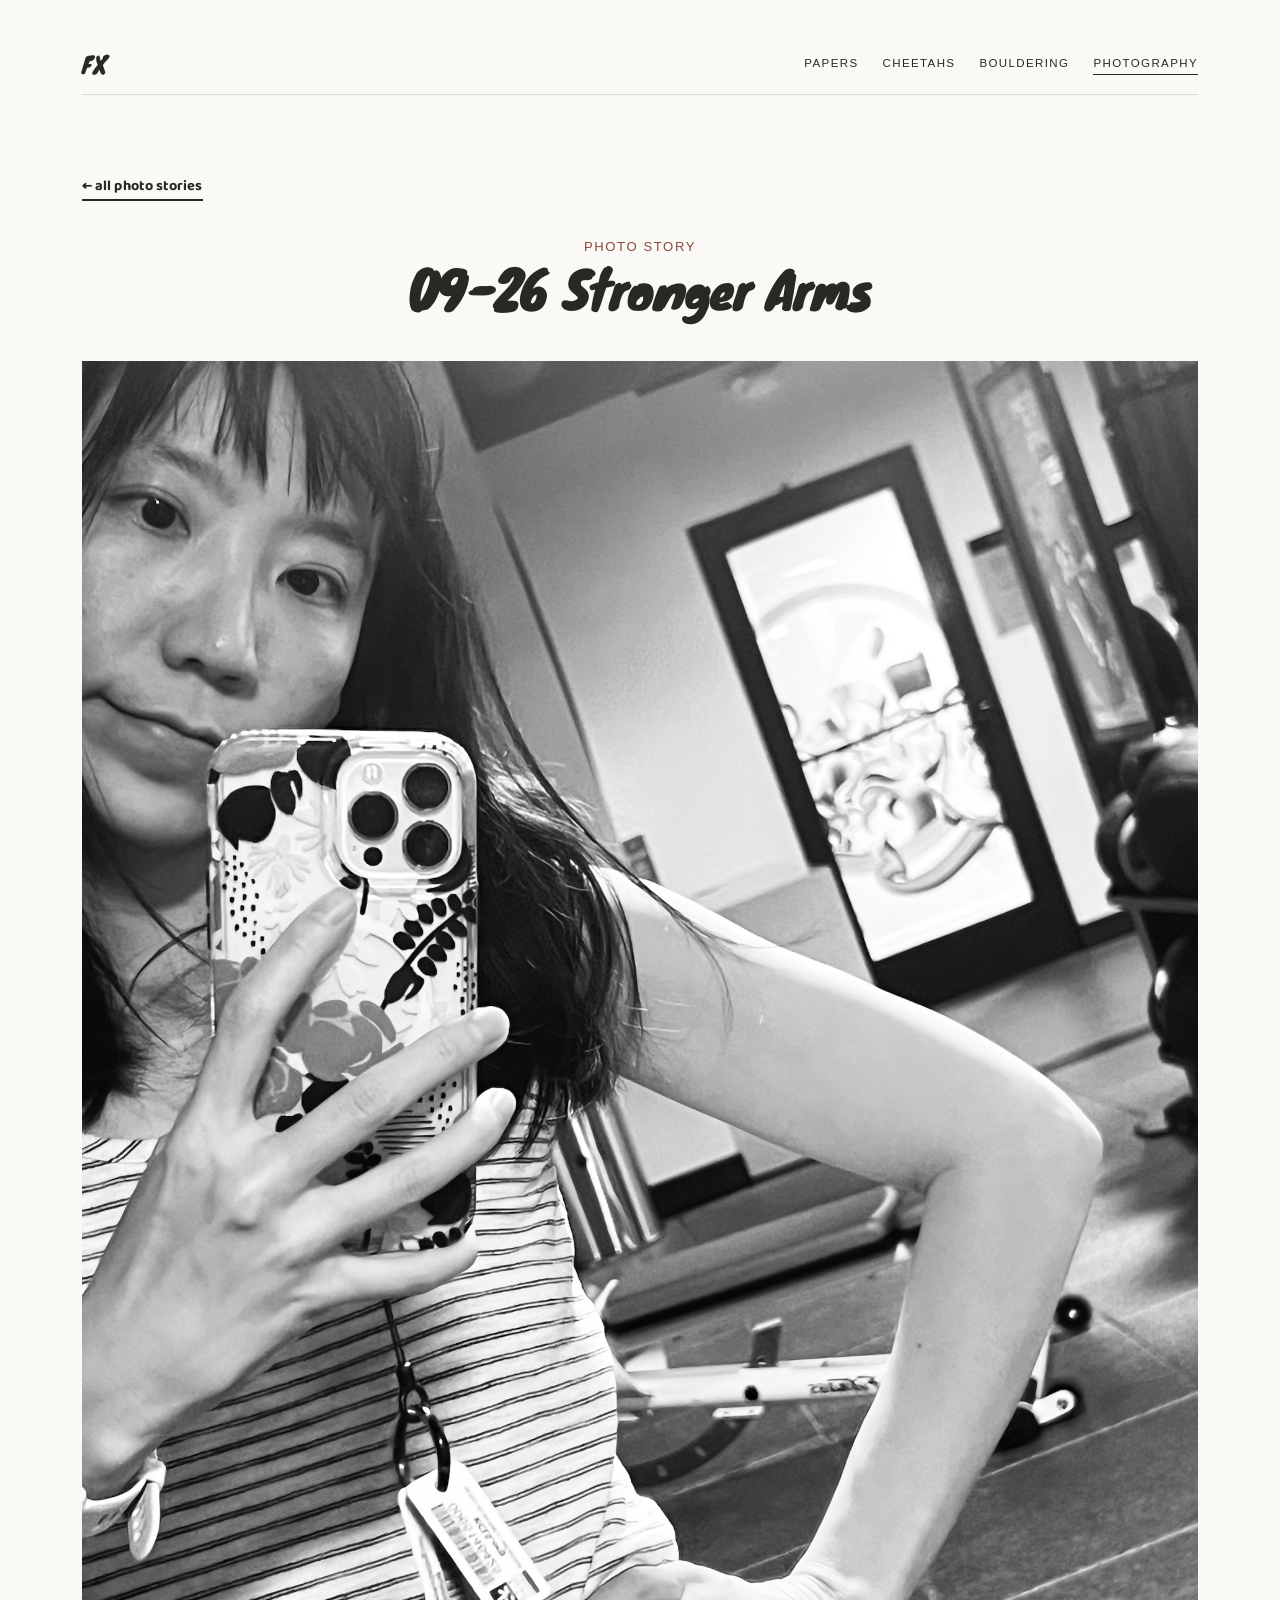
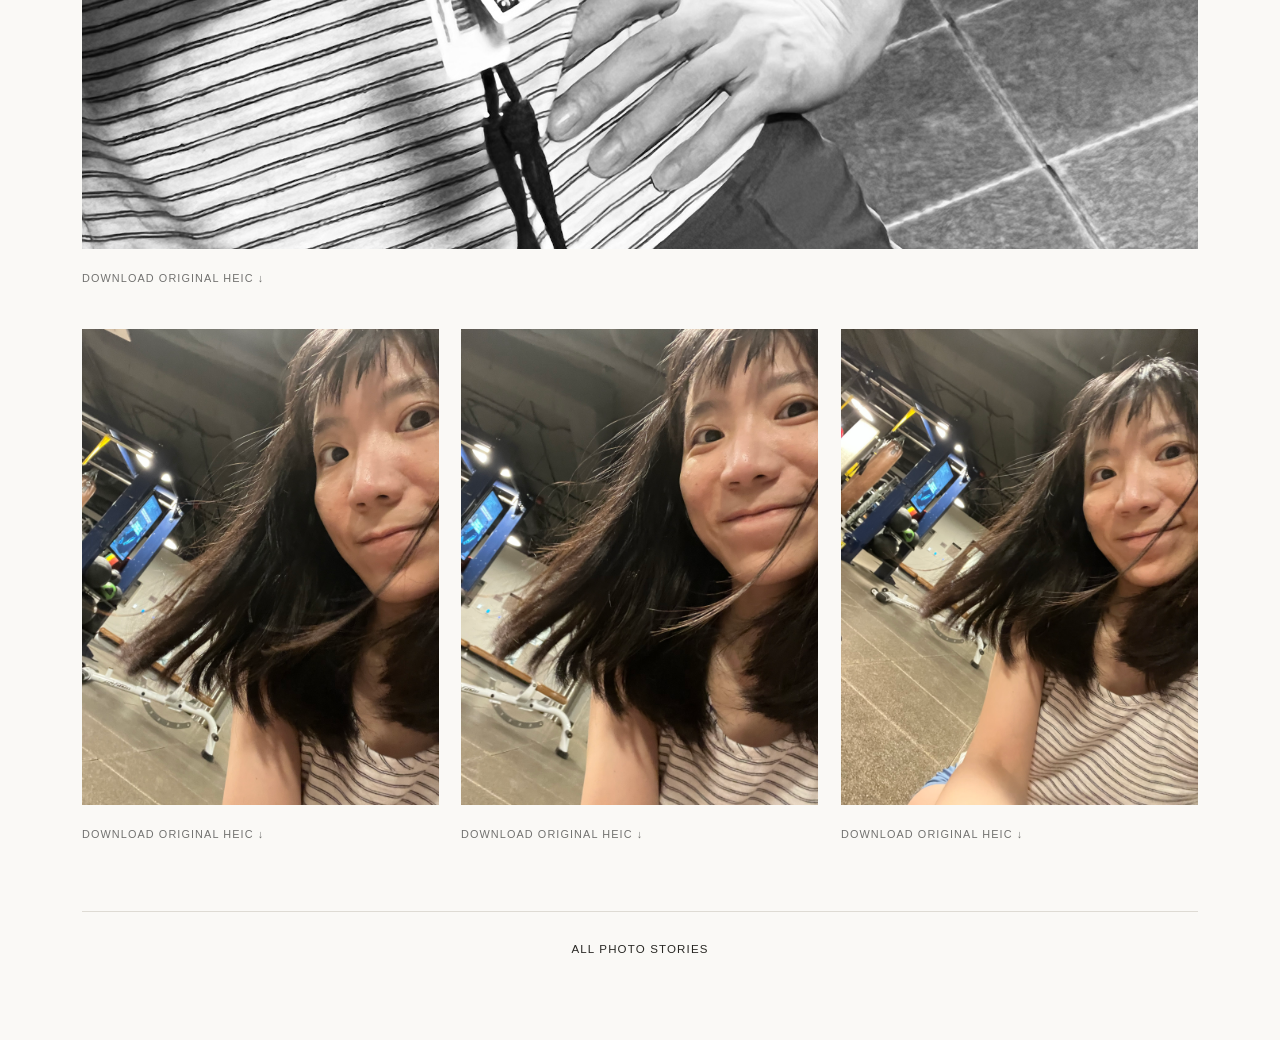
<file: photo-albums/09-26-gymn.html>
<!DOCTYPE html>
<html lang="en">
<head>
  <meta charset="UTF-8" />
  <meta name="viewport" content="width=device-width, initial-scale=1.0" />
  <title>09-26 Stronger Arms · Photography · FX</title>
  <link rel="icon" type="image/png" href="../pic/favicon.png" />
  <link rel="preconnect" href="https://fonts.googleapis.com" />
  <link rel="preconnect" href="https://fonts.gstatic.com" crossorigin />
  <link href="https://fonts.googleapis.com/css2?family=Baloo+2:wght@600;700;800&amp;family=Nunito:ital,wght@0,600;0,700;0,800;1,600&amp;display=swap" rel="stylesheet" />
  <link rel="stylesheet" href="../style.css" />
</head>
<body class="photo-page">
  <div class="container">
    <nav class="nav">
      <a class="nav-home" href="../index.html">FX</a>
      <div class="nav-links">
        <a href="../papers.html">Papers</a>
        <a href="../cheetah.html">Cheetahs</a>
        <a href="../bouldering.html">Bouldering</a>
        <a href="../photography.html" class="active">Photography</a>
      </div>
    </nav>

    <main>
      <a class="post-back album-back" href="../photography.html">← all photo stories</a>

      <header class="album-head">
        <p class="album-kicker">Photo story</p>
        <h1>09-26 Stronger Arms</h1>
      </header>

      <div class="photo-roll photo-roll-featured" aria-label="Photographs in 09-26 Stronger Arms">
        <figure class="photo-frame">
          <img src="../photos/web/09-26-gymn/01.jpg?v=2" loading="lazy" alt="Photograph 01 from 09-26 Stronger Arms" />
          <figcaption><a class="photo-download" href="../photos/downloads/09-26-gymn/01.HEIC" download>download original HEIC ↓</a></figcaption>
        </figure>
        <figure class="photo-frame">
          <img src="../photos/web/09-26-gymn/02.jpg?v=2" loading="lazy" alt="Photograph 02 from 09-26 Stronger Arms" />
          <figcaption><a class="photo-download" href="../photos/downloads/09-26-gymn/02.HEIC" download>download original HEIC ↓</a></figcaption>
        </figure>
        <figure class="photo-frame">
          <img src="../photos/web/09-26-gymn/03.jpg?v=2" loading="lazy" alt="Photograph 03 from 09-26 Stronger Arms" />
          <figcaption><a class="photo-download" href="../photos/downloads/09-26-gymn/03.HEIC" download>download original HEIC ↓</a></figcaption>
        </figure>
        <figure class="photo-frame">
          <img src="../photos/web/09-26-gymn/04.jpg?v=2" loading="lazy" alt="Photograph 04 from 09-26 Stronger Arms" />
          <figcaption><a class="photo-download" href="../photos/downloads/09-26-gymn/04.HEIC" download>download original HEIC ↓</a></figcaption>
        </figure>

        <!--
          Add one block per photograph without inspecting its contents:

          <figure class="photo-frame">
            <img src="../photos/web/09-26-gymn/photo-name.jpg" loading="lazy" alt="Photograph from 09-26 Stronger Arms" />
            <figcaption>
              <h2>Photograph title</h2>
              <p class="photo-meta">Place · Date</p>
            </figcaption>
          </figure>
        -->
      </div>
    </main>

    <footer class="site-footer">
      <a href="../photography.html">all photo stories</a>
    </footer>
  </div>
</body>
</html>
</file>
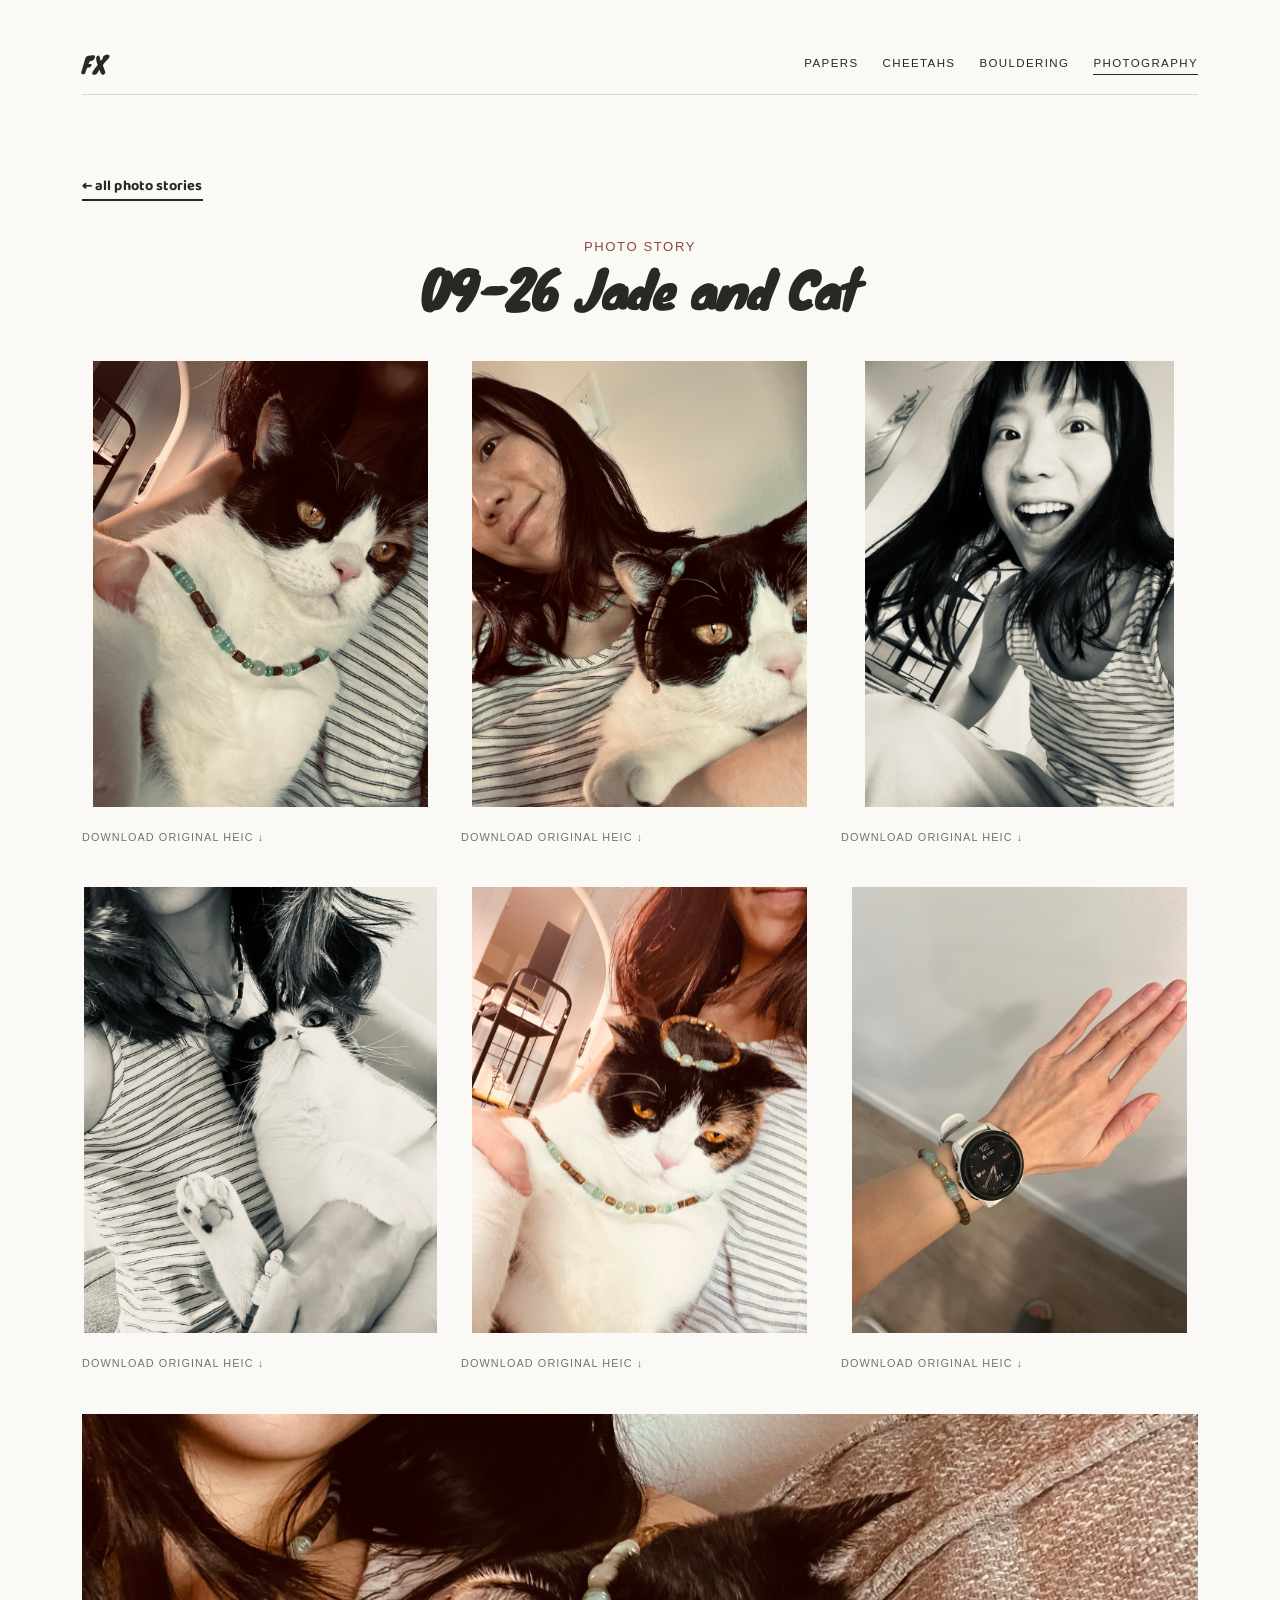
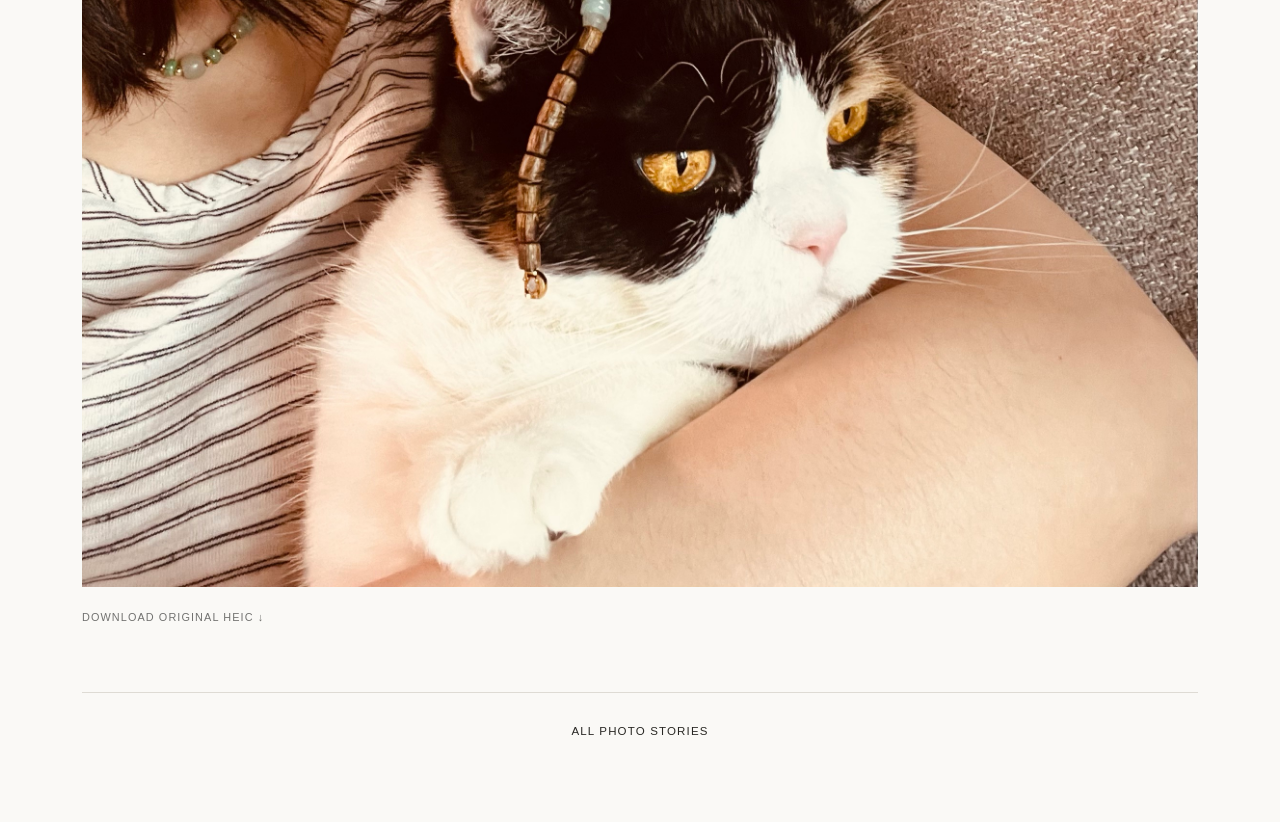
<file: photo-albums/09-26-jade-and-cat.html>
<!DOCTYPE html>
<html lang="en">
<head>
  <meta charset="UTF-8" />
  <meta name="viewport" content="width=device-width, initial-scale=1.0" />
  <title>09-26 Jade and Cat · Photography · FX</title>
  <link rel="icon" type="image/png" href="../pic/favicon.png" />
  <link rel="preconnect" href="https://fonts.googleapis.com" />
  <link rel="preconnect" href="https://fonts.gstatic.com" crossorigin />
  <link href="https://fonts.googleapis.com/css2?family=Baloo+2:wght@600;700;800&amp;family=Nunito:ital,wght@0,600;0,700;0,800;1,600&amp;display=swap" rel="stylesheet" />
  <link rel="stylesheet" href="../style.css" />
</head>
<body class="photo-page">
  <div class="container">
    <nav class="nav">
      <a class="nav-home" href="../index.html">FX</a>
      <div class="nav-links">
        <a href="../papers.html">Papers</a>
        <a href="../cheetah.html">Cheetahs</a>
        <a href="../bouldering.html">Bouldering</a>
        <a href="../photography.html" class="active">Photography</a>
      </div>
    </nav>

    <main>
      <a class="post-back album-back" href="../photography.html">← all photo stories</a>

      <header class="album-head">
        <p class="album-kicker">Photo story</p>
        <h1>09-26 Jade and Cat</h1>
      </header>

      <div class="photo-roll photo-roll-uniform" aria-label="Photographs in 09-26 Jade and Cat">
        <figure class="photo-frame">
          <img src="../photos/web/09-26-jade-and-cat/01.jpg?v=1" loading="lazy" alt="Photograph 01 from 09-26 Jade and Cat" />
          <figcaption><a class="photo-download" href="../photos/downloads/09-26-jade-and-cat/01.HEIC" download>download original HEIC ↓</a></figcaption>
        </figure>
        <figure class="photo-frame">
          <img src="../photos/web/09-26-jade-and-cat/03.jpg?v=1" loading="lazy" alt="Photograph 03 from 09-26 Jade and Cat" />
          <figcaption><a class="photo-download" href="../photos/downloads/09-26-jade-and-cat/03.HEIC" download>download original HEIC ↓</a></figcaption>
        </figure>
        <figure class="photo-frame">
          <img src="../photos/web/09-26-jade-and-cat/04.jpg?v=1" loading="lazy" alt="Photograph 04 from 09-26 Jade and Cat" />
          <figcaption><a class="photo-download" href="../photos/downloads/09-26-jade-and-cat/04.HEIC" download>download original HEIC ↓</a></figcaption>
        </figure>
        <figure class="photo-frame">
          <img src="../photos/web/09-26-jade-and-cat/05.jpg?v=1" loading="lazy" alt="Photograph 05 from 09-26 Jade and Cat" />
          <figcaption><a class="photo-download" href="../photos/downloads/09-26-jade-and-cat/05.HEIC" download>download original HEIC ↓</a></figcaption>
        </figure>
        <figure class="photo-frame">
          <img src="../photos/web/09-26-jade-and-cat/06.jpg?v=1" loading="lazy" alt="Photograph 06 from 09-26 Jade and Cat" />
          <figcaption><a class="photo-download" href="../photos/downloads/09-26-jade-and-cat/06.HEIC" download>download original HEIC ↓</a></figcaption>
        </figure>
        <figure class="photo-frame">
          <img src="../photos/web/09-26-jade-and-cat/07.jpg?v=1" loading="lazy" alt="Photograph 07 from 09-26 Jade and Cat" />
          <figcaption><a class="photo-download" href="../photos/downloads/09-26-jade-and-cat/07.HEIC" download>download original HEIC ↓</a></figcaption>
        </figure>
        <figure class="photo-frame photo-frame-finale">
          <img src="../photos/web/09-26-jade-and-cat/02.jpg?v=1" loading="lazy" alt="Photograph 02 from 09-26 Jade and Cat" />
          <figcaption><a class="photo-download" href="../photos/downloads/09-26-jade-and-cat/02.HEIC" download>download original HEIC ↓</a></figcaption>
        </figure>
      </div>
    </main>

    <footer class="site-footer">
      <a href="../photography.html">all photo stories</a>
    </footer>
  </div>
</body>
</html>
</file>
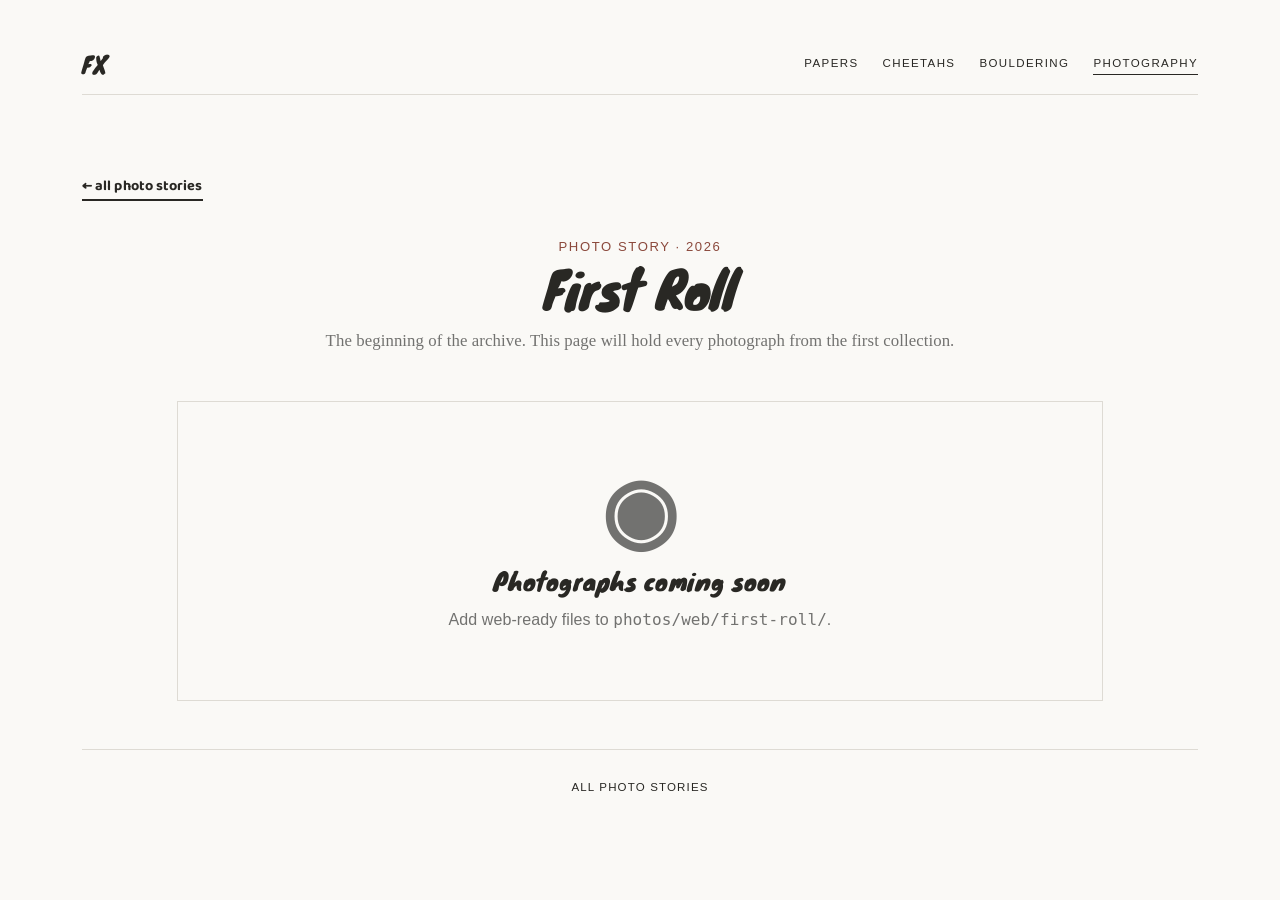
<file: photo-albums/first-roll.html>
<!DOCTYPE html>
<html lang="en">
<head>
  <meta charset="UTF-8" />
  <meta name="viewport" content="width=device-width, initial-scale=1.0" />
  <title>First Roll · Photography · FX</title>
  <link rel="icon" type="image/png" href="../pic/favicon.png" />
  <link rel="preconnect" href="https://fonts.googleapis.com" />
  <link rel="preconnect" href="https://fonts.gstatic.com" crossorigin />
  <link href="https://fonts.googleapis.com/css2?family=Baloo+2:wght@600;700;800&amp;family=Nunito:ital,wght@0,600;0,700;0,800;1,600&amp;display=swap" rel="stylesheet" />
  <link rel="stylesheet" href="../style.css" />
</head>
<body class="photo-page">
  <div class="container">
    <nav class="nav">
      <a class="nav-home" href="../index.html">FX</a>
      <div class="nav-links">
        <a href="../papers.html">Papers</a>
        <a href="../cheetah.html">Cheetahs</a>
        <a href="../bouldering.html">Bouldering</a>
        <a href="../photography.html" class="active">Photography</a>
      </div>
    </nav>

    <main>
      <a class="post-back album-back" href="../photography.html">← all photo stories</a>

      <header class="album-head">
        <p class="album-kicker">Photo story · 2026</p>
        <h1>First Roll</h1>
        <p class="album-dek">The beginning of the archive. This page will hold every photograph from the first collection.</p>
      </header>

      <div class="photo-roll" aria-label="Photographs in First Roll">
        <section class="photo-empty">
          <div>
            <p class="photo-empty-mark" aria-hidden="true">◉</p>
            <h2>Photographs coming soon</h2>
            <p>Add web-ready files to <code>photos/web/first-roll/</code>.</p>
          </div>
        </section>

        <!--
          Add one block per photograph:

          <figure class="photo-frame">
            <img src="../photos/web/first-roll/photo-name.jpg" loading="lazy" alt="Describe the photograph" />
            <figcaption>
              <h2>Photograph title</h2>
              <p class="photo-meta">Place · Month Year</p>
            </figcaption>
          </figure>
        -->
      </div>
    </main>

    <footer class="site-footer">
      <a href="../photography.html">all photo stories</a>
    </footer>
  </div>
</body>
</html>
</file>
<file: style.css>
@import url("https://fonts.googleapis.com/css2?family=Knewave&display=swap");

:root {
  --ink: #111111;
  --paper: #ffffff;
  --soft: #6b6b6b;
  --dot: rgba(0, 0, 0, 0.10);
  --shadow: 6px 6px 0 var(--ink);
  --shadow-hover: 9px 9px 0 var(--ink);
}

@media (prefers-color-scheme: dark) {
  :root {
    --ink: #111111;
    --paper: #ffffff;
    --soft: #6b6b6b;
    --dot: rgba(0, 0, 0, 0.10);
    --shadow: 6px 6px 0 var(--ink);
    --shadow-hover: 9px 9px 0 var(--ink);
  }
}

* { box-sizing: border-box; }

html { scroll-behavior: smooth; }

body {
  margin: 0;
  font-family: "Nunito", -apple-system, BlinkMacSystemFont, "Segoe UI", sans-serif;
  font-size: 17px;
  font-weight: 600;
  line-height: 1.6;
  color: var(--ink);
  background-color: var(--paper);
  background-image: radial-gradient(var(--dot) 2px, transparent 2px);
  background-size: 24px 24px;
  -webkit-font-smoothing: antialiased;
}

.container {
  max-width: 760px;
  margin: 0 auto;
  padding: 3.5rem 1.5rem 5rem;
}

/* Nav bar */
.nav {
  display: flex;
  align-items: center;
  justify-content: space-between;
  flex-wrap: wrap;
  gap: 0.6rem;
  border: 3px solid var(--ink);
  border-radius: 16px;
  padding: 0.5rem 0.9rem;
  box-shadow: 4px 4px 0 var(--ink);
  margin-bottom: 2.5rem;
  background: var(--paper);
}
.nav-home {
  font-family: "Baloo 2", cursive;
  font-size: 1.25rem;
  font-weight: 800;
  text-decoration: none;
  color: var(--ink);
}
.nav-links { display: flex; flex-wrap: wrap; gap: 0.4rem; }
.nav-links a {
  font-family: "Baloo 2", cursive;
  font-weight: 700;
  font-size: 0.95rem;
  text-decoration: none;
  color: var(--ink);
  padding: 0.15rem 0.7rem;
  border-radius: 999px;
  border: 2px solid transparent;
}
.nav-links a:hover { border-color: var(--ink); }
.nav-links a.active { background: var(--ink); color: var(--paper); }

/* Hero */
.hero { text-align: center; margin-bottom: 3rem; }
.hero-home { margin-top: 1rem; }
.cheetah-page .hero { margin-bottom: 0.35rem; }

.cat-logo {
  position: relative;
  display: inline-block;
  z-index: 0;
  font-family: "Baloo 2", cursive;
  font-size: 2.4rem;
  font-weight: 800;
  letter-spacing: 0.1em;
  margin-bottom: 0.4rem;
  padding: 0 0.6rem;
}
.cat-logo::before {
  content: "";
  position: absolute;
  z-index: -1;
  left: 50%;
  bottom: 0.05em;
  transform: translateX(-50%);
  width: 210px;
  height: 105px;
  border-radius: 210px 210px 0 0;
  background: radial-gradient(circle at 50% 100%,
    transparent 0 58px,
    #111111 58px 71px,
    #d8d8d8 71px 84px,
    #111111 84px 97px,
    #d8d8d8 97px 105px);
}

.hero-title {
  font-family: "Baloo 2", cursive;
  font-size: clamp(2.2rem, 6vw, 3.2rem);
  font-weight: 800;
  line-height: 1.05;
  margin: 0 0 0.5rem;
  color: var(--ink);
  text-shadow: 3px 3px 0 var(--paper), 4px 4px 0 var(--ink);
}

.hero-sub {
  max-width: 52rem;
  margin: 0 auto;
  padding: 0;
  background: transparent;
  color: var(--ink);
  font-family: "Lilita One", sans-serif;
  font-size: clamp(1.75rem, 4.5vw, 2.6rem);
  font-weight: 400;
  line-height: 1.15;
}
.hero-message {
  position: static;
  margin: 0 0 0.4rem;
  padding: 0.5rem 0.8rem;
  border-left: 4px solid #c89b3c;
  background: var(--paper);
  color: var(--ink);
  font-family: "Caveat", cursive;
  font-size: clamp(1.3rem, 2.8vw, 1.7rem);
  font-weight: 700;
  line-height: 1.1;
  text-align: left;
}
.hero-message span { display: block; }
.hero-message span + span { margin-top: 0; }
.hero-message .hero-signature {
  margin-top: 0.1rem;
  text-align: right;
}
.hero-resources {
  max-width: 42rem;
  margin: 0.5rem auto 0;
  padding: 0.15rem 0;
  text-align: left;
}
.hero-resources p {
  margin: 0;
  padding: 0.12rem 0;
  font-size: 0.9rem;
  line-height: 1.3;
}
.hero-resources strong { display: block; }
.hero-resources a {
  color: #8b6508;
  font-weight: 800;
  overflow-wrap: anywhere;
  text-decoration-thickness: 2px;
}
.hero-stat {
  margin: 0.8rem 0 0;
  font-family: "Baloo 2", cursive;
  font-weight: 700;
  font-size: 0.9rem;
}
.stat-pill {
  display: inline-block;
  padding: 0.1rem 0.6rem;
  border-radius: 999px;
  border: 2px solid var(--ink);
  background: var(--paper);
}
.stat-pill-key { background: #111111; color: #ffffff; }

/* Empty state */
.state { text-align: center; color: var(--soft); padding: 3rem 1rem; }

/* Home hub grid */
.hub {
  display: grid;
  grid-template-columns: repeat(2, 1fr);
  gap: 1.8rem;
}
.hub-card {
  display: flex;
  flex-direction: column;
  align-items: flex-start;
  text-decoration: none;
  color: var(--ink);
  background: var(--paper);
  border: 3px solid var(--ink);
  border-radius: 20px;
  padding: 1.6rem 1.7rem;
  box-shadow: var(--shadow);
  transition: transform 0.15s ease, box-shadow 0.15s ease;
  animation: pop 0.4s ease both;
}
.hub-card:hover {
  transform: translate(-3px, -3px);
  box-shadow: var(--shadow-hover);
}
.hub-card:nth-child(1) { animation-delay: 0ms; }
.hub-card:nth-child(2) { animation-delay: 80ms; }
.hub-card:nth-child(3) { animation-delay: 160ms; }
.hub-card:nth-child(4) { animation-delay: 240ms; }
.hub-card:nth-child(5) { animation-delay: 320ms; }
.hub-icon {
  font-family: "Baloo 2", cursive;
  font-size: 1.9rem;
  font-weight: 800;
  letter-spacing: 0.05em;
  margin-bottom: 0.6rem;
}
.hub-card h2 {
  font-family: "Baloo 2", cursive;
  font-size: 1.4rem;
  margin: 0 0 0.3rem;
}
.hub-card p { margin: 0 0 1rem; color: var(--soft); font-size: 0.95rem; }
.hub-go {
  margin-top: auto;
  font-family: "Baloo 2", cursive;
  font-weight: 700;
  border-bottom: 3px solid var(--ink);
}
.hub-card:hover .hub-go { background: var(--ink); color: var(--paper); }

/* Work-in-progress card — no page to enter yet */
.hub-card-wip { border-style: dashed; }
.hub-card-wip .hub-go { color: var(--soft); border-bottom-style: dashed; }
.hub-card-wip:hover .hub-go { background: none; color: var(--soft); }

/* Bouldering — colorful climbing holds (the one splash of color) */
.hold-guide { margin-bottom: 2.8rem; }
.section-title {
  font-family: "Baloo 2", cursive;
  font-size: 1.6rem;
  text-align: center;
  margin: 0 0 1.4rem;
}
.section-note {
  text-align: center;
  color: var(--soft);
  font-size: 0.92rem;
  max-width: 46ch;
  margin: -0.6rem auto 1.6rem;
}
.holds-grid {
  display: grid;
  grid-template-columns: repeat(3, 1fr);
  gap: 1.2rem;
}
.hold-card {
  background: var(--paper);
  border: 3px solid var(--ink);
  border-radius: 16px;
  padding: 1rem 0.9rem 1.1rem;
  box-shadow: var(--shadow);
  text-align: center;
  transition: transform 0.15s ease, box-shadow 0.15s ease;
}
.hold-card:hover {
  transform: translate(-3px, -3px);
  box-shadow: var(--shadow-hover);
}
.hold-stage {
  height: 92px;
  display: flex;
  align-items: center;
  justify-content: center;
  margin-bottom: 0.7rem;
}
.hold {
  position: relative;
  border: 3px solid var(--ink);
  box-shadow: 3px 3px 0 rgba(0, 0, 0, 0.28);
}
.hold--jug    { width: 88px; height: 62px; background: #222222; border-radius: 46% 46% 42% 42% / 62% 62% 38% 38%; }
.hold--sloper { width: 96px; height: 52px; background: #555555; border-radius: 50% 50% 14px 14px; }
.hold--crimp  { width: 86px; height: 22px; background: #888888; border-radius: 7px; }
.hold--pinch  { width: 42px; height: 78px; background: #aaaaaa; border-radius: 22px; }
.hold--pocket { width: 76px; height: 76px; background: #333333; border-radius: 50%; }
.hold--pocket::before,
.hold--pocket::after {
  content: "";
  position: absolute;
  top: 20px;
  width: 15px; height: 24px;
  background: var(--paper);
  border: 3px solid var(--ink);
  border-radius: 9px;
}
.hold--pocket::before { left: 16px; }
.hold--pocket::after  { right: 16px; }
.hold--edge   { width: 98px; height: 32px; background: #cccccc; border-radius: 10px 10px 5px 5px; }
.hold-name { font-family: "Baloo 2", cursive; font-weight: 700; font-size: 1.05rem; }
.hold-desc { color: var(--soft); font-size: 0.85rem; margin: 0.25rem 0 0; }

/* Bouldering grade tags — colorful, keep the black cartoon outline */
.grade-vb { background: #f5f1ff; color: #111111; }
.grade-v0 { background: #e4dbff; color: #111111; }
.grade-v1 { background: #c5afff; color: #111111; }
.grade-v2 { background: #8968d8; color: #ffffff; }
.grade-v3 { background: #c9f2d2; color: #111111; }
.tag-recovery { background: #ffffff; color: #111111; }

.routine-card { margin-bottom: 2.8rem; }

/* Topic filter bar */
.filter-bar {
  display: flex;
  flex-wrap: wrap;
  justify-content: center;
  align-items: center;
  gap: 0.55rem;
  margin-bottom: 2.4rem;
}
.filter-label {
  font-family: "Baloo 2", cursive;
  font-weight: 700;
  font-size: 0.9rem;
  color: var(--soft);
  margin-right: 0.15rem;
}
.filter-btn {
  font-family: "Baloo 2", cursive;
  font-weight: 700;
  font-size: 0.85rem;
  padding: 0.3rem 1rem;
  border-radius: 999px;
  border: 3px solid var(--ink);
  background: var(--paper);
  color: var(--ink);
  cursor: pointer;
  box-shadow: 3px 3px 0 var(--ink);
  transition: transform 0.1s ease, box-shadow 0.1s ease, background 0.1s ease, color 0.1s ease;
}
.filter-btn:hover {
  transform: translate(-2px, -2px);
  box-shadow: 5px 5px 0 var(--ink);
}
.filter-btn:active { transform: translate(3px, 3px); box-shadow: 0 0 0 var(--ink); }
.filter-btn.active {
  background: var(--ink);
  color: var(--paper);
  transform: translate(3px, 3px);
  box-shadow: 0 0 0 var(--ink);
}
.filter-btn.key { background: var(--paper); color: var(--ink); }
.filter-btn.key.active {
  background: var(--ink);
  color: var(--paper);
  transform: translate(3px, 3px);
  box-shadow: 0 0 0 var(--ink);
}

/* Cheetah page — wide photo banner */
.banner {
  position: relative;
  margin: 0 0 2.6rem;
  border: 3px solid var(--ink);
  border-radius: 20px;
  overflow: hidden;
  box-shadow: var(--shadow);
}
.banner img { display: block; width: 100%; height: auto; }

/* Goals */
.creed {
  background: var(--paper);
  border: 3px solid var(--ink);
  border-radius: 20px;
  padding: 1.5rem 1.7rem;
  box-shadow: var(--shadow);
}
.creed + .section-title { margin-top: 3.2rem; }
.creed p { margin: 0.9rem 0 0; font-weight: 600; line-height: 1.6; }
.creed .creed-lead {
  margin-top: 0;
  font-family: "Baloo 2", cursive;
  font-weight: 700;
  font-size: 1.15rem;
  line-height: 1.45;
}
.pillars {
  display: grid;
  grid-template-columns: repeat(3, 1fr);
  gap: 0.9rem;
  margin-top: 1.4rem;
  padding-top: 1.3rem;
  border-top: 3px dotted var(--ink);
}
.pillar-key {
  display: inline-block;
  font-family: "Baloo 2", cursive;
  font-weight: 800;
  font-size: 0.85rem;
  text-transform: uppercase;
  letter-spacing: 0.04em;
  padding: 0.1rem 0.6rem;
  border-radius: 999px;
  background: var(--ink);
  color: var(--paper);
}
.creed .pillar p {
  margin: 0.5rem 0 0;
  color: var(--soft);
  font-size: 0.85rem;
  font-weight: 700;
  line-height: 1.45;
}

.goal-status {
  margin: 0.7rem 0 0;
  padding: 0;
  list-style: none;
  counter-reset: goal-status;
}
.current-phase {
  margin-top: 1.2rem;
  padding-top: 1rem;
  border-top: 2px solid var(--ink);
}
.current-phase > p { margin-top: 0; }
.current-phase .phase-title {
  font-family: "Lilita One", sans-serif;
  font-size: 1.2rem;
  font-weight: 400;
  line-height: 1.25;
}
.goal-status li { counter-increment: goal-status; margin: 0.45rem 0; }
.goal-status li::before {
  content: "(" counter(goal-status, lower-alpha) ") ";
  font-weight: 800;
}
.current-questions {
  margin-top: 1.2rem;
  padding-top: 1rem;
  border-top: 2px dashed var(--ink);
}
.current-questions > p { margin-top: 0; }
.current-questions > .questions-title {
  font-family: "Lilita One", sans-serif;
  font-size: 1.2rem;
  font-weight: 400;
  line-height: 1.25;
}
.current-questions ol {
  margin: 0.7rem 0 0;
  padding-left: 1.4rem;
}
.current-questions li { margin: 0.45rem 0; }
.question-groups > li { margin: 0.85rem 0; }
.question-groups > li::marker { font-weight: 800; }

.cheetah-page .section-title,
.cheetah-page .tl-title {
  font-family: "Lilita One", sans-serif;
  font-weight: 400;
}

/* Implementation steps */
.steps {
  list-style: none;
  margin: 0;
  padding: 0;
  display: flex;
  flex-direction: column;
  gap: 0.8rem;
}
.steps + .section-title { margin-top: 3.2rem; }
.step {
  display: flex;
  align-items: flex-start;
  gap: 1rem;
  background: var(--paper);
  border: 3px solid var(--ink);
  border-radius: 16px;
  padding: 0.9rem 1.2rem;
  box-shadow: var(--shadow);
}
.step-num {
  flex: none;
  width: 2rem; height: 2rem;
  display: grid;
  place-items: center;
  border: 3px solid var(--ink);
  border-radius: 8px;
  font-family: "Baloo 2", cursive;
  font-weight: 800;
  font-size: 1rem;
}
.step-body { min-width: 0; }
.step-head {
  display: flex;
  flex-wrap: wrap;
  align-items: center;
  gap: 0.5rem;
}
.step-title {
  font-family: "Baloo 2", cursive;
  font-size: 1.1rem;
  line-height: 1.3;
  margin: 0;
}
.step p {
  margin: 0.35rem 0 0;
  color: var(--soft);
  font-size: 0.88rem;
  font-weight: 700;
  line-height: 1.45;
}

/* Photo gallery */
.gallery {
  display: grid;
  grid-template-columns: repeat(2, 1fr);
  gap: 1.2rem;
}
.shot {
  margin: 0;
  background: var(--paper);
  border: 3px solid var(--ink);
  border-radius: 20px;
  overflow: hidden;
  box-shadow: var(--shadow);
  transition: transform 0.15s ease, box-shadow 0.15s ease;
}
.shot:hover {
  transform: translate(-3px, -3px);
  box-shadow: var(--shadow-hover);
}
.shot img {
  display: block;
  width: 100%;
  height: 260px;
  object-fit: cover;
  border-bottom: 3px solid var(--ink);
}
.shot figcaption {
  padding: 0.7rem 0.9rem;
  color: var(--soft);
  font-size: 0.82rem;
  font-weight: 700;
  line-height: 1.4;
}
.gallery-note {
  text-align: center;
  color: var(--soft);
  font-size: 0.85rem;
  font-weight: 700;
  margin: 1.1rem 0 0;
}
.gallery-note + .section-title { margin-top: 3.2rem; }

/* Photography portfolio */
.photo-page .container { max-width: 1040px; }
.photo-intro {
  max-width: 38rem;
  margin: 0 auto;
  color: var(--soft);
  text-align: center;
}
.album-index {
  display: grid;
  grid-template-columns: repeat(3, minmax(0, 1fr));
  gap: 2rem 1.5rem;
  margin-top: 3rem;
}
.album-card {
  display: flex;
  flex-direction: column;
  min-width: 0;
  color: var(--ink);
  text-decoration: none;
  animation: pop 0.4s ease both;
}
.album-cover {
  display: block;
  width: 100%;
  aspect-ratio: 4 / 3;
  object-fit: cover;
  border: 3px solid var(--ink);
  border-radius: 14px;
  background: var(--paper);
  box-shadow: 5px 5px 0 var(--ink);
  transition: transform 0.15s ease, box-shadow 0.15s ease;
}
.album-card:hover .album-cover {
  transform: translate(-3px, -3px);
  box-shadow: 8px 8px 0 var(--ink);
}
.album-cover-placeholder {
  display: grid;
  place-items: center;
  background:
    linear-gradient(145deg, transparent 48%, var(--ink) 48% 51%, transparent 51%),
    radial-gradient(circle at 67% 37%, var(--ink) 0 7%, transparent 7.5%),
    var(--paper);
}
.album-cover-placeholder span {
  display: grid;
  place-items: center;
  width: 4.5rem;
  height: 4.5rem;
  border: 3px solid var(--ink);
  border-radius: 50%;
  background: var(--paper);
  font-family: "Baloo 2", cursive;
  font-size: 1.7rem;
  font-weight: 800;
}
.album-copy { padding: 1rem 0.2rem 0; }
.album-kicker {
  margin: 0 0 0.25rem;
  color: var(--soft);
  font-size: 0.72rem;
  font-weight: 800;
  letter-spacing: 0.12em;
  text-transform: uppercase;
}
.album-copy h2 {
  margin: 0;
  font-family: "Baloo 2", cursive;
  font-size: 1.35rem;
  line-height: 1.2;
}
.album-copy > p:not(.album-kicker) {
  margin: 0.4rem 0 0.8rem;
  color: var(--soft);
  font-size: 0.9rem;
  line-height: 1.5;
}
.album-enter {
  font-family: "Baloo 2", cursive;
  font-size: 0.88rem;
  font-weight: 700;
  border-bottom: 2px solid var(--ink);
}
.album-card:hover .album-enter { background: var(--ink); color: var(--paper); }
.album-back { margin-bottom: 1.6rem; }
.album-head {
  max-width: 42rem;
  margin: 0 auto 2.8rem;
  text-align: center;
}
.album-head .album-kicker { font-size: 0.82rem; }
.album-head h1 {
  margin: 0.2rem 0 0.7rem;
  font-family: "Baloo 2", cursive;
  font-size: clamp(2.2rem, 6vw, 3.2rem);
  line-height: 1.05;
}
.album-dek { margin: 0; color: var(--soft); }
.photo-roll {
  display: grid;
  grid-template-columns: repeat(12, 1fr);
  gap: 1.4rem;
  margin-top: 2.8rem;
}
.photo-frame {
  grid-column: span 6;
  margin: 0;
  border: 3px solid var(--ink);
  border-radius: 16px;
  overflow: hidden;
  background: var(--paper);
  box-shadow: var(--shadow);
  animation: pop 0.4s ease both;
  transition: transform 0.15s ease, box-shadow 0.15s ease;
}
.photo-frame:nth-child(3n + 1) { grid-column: span 7; }
.photo-frame:nth-child(3n + 2) { grid-column: span 5; }
.photo-roll-featured .photo-frame:first-child { grid-column: 1 / -1; }
.photo-roll-featured .photo-frame:not(:first-child) { grid-column: span 4; }
.photo-roll-uniform .photo-frame { grid-column: span 4; }
.photo-roll-uniform .photo-frame img {
  aspect-ratio: 4 / 5;
  object-fit: contain;
}
.photo-roll-uniform .photo-frame-finale { grid-column: 1 / -1; }
.photo-roll-uniform .photo-frame-finale img { aspect-ratio: auto; }
.photo-frame:hover {
  transform: translate(-3px, -3px);
  box-shadow: var(--shadow-hover);
}
.photo-frame img {
  display: block;
  width: 100%;
  height: auto;
  aspect-ratio: auto;
  object-fit: contain;
  border-bottom: 3px solid var(--ink);
}
.photo-frame figcaption { padding: 0.9rem 1rem 1rem; }
.photo-frame h2 {
  margin: 0;
  font-family: "Baloo 2", cursive;
  font-size: 1.15rem;
  line-height: 1.25;
}
.photo-meta {
  margin: 0.15rem 0 0;
  color: var(--soft);
  font-size: 0.82rem;
}
.photo-empty {
  grid-column: 2 / -2;
  min-height: 300px;
  display: grid;
  place-items: center;
  padding: 2rem;
  border: 3px dashed var(--ink);
  border-radius: 20px;
  background: var(--paper);
  text-align: center;
}
.photo-empty-mark {
  margin: 0 0 0.6rem;
  font-family: "Baloo 2", cursive;
  font-size: clamp(3rem, 9vw, 5.5rem);
  font-weight: 800;
  line-height: 1;
}
.photo-empty h2 {
  margin: 0;
  font-family: "Baloo 2", cursive;
  font-size: 1.5rem;
}
.photo-empty p { margin: 0.3rem 0 0; color: var(--soft); }

/* Annual goals — stats plus the principles behind them */
.goals {
  display: flex;
  flex-direction: column;
  gap: 1.2rem;
}
.goals + .section-title { margin-top: 3.2rem; }
.goal {
  background: var(--paper);
  border: 3px solid var(--ink);
  border-radius: 20px;
  padding: 1.3rem 1.5rem;
  box-shadow: var(--shadow);
  transition: transform 0.15s ease, box-shadow 0.15s ease;
}
.goal:hover {
  transform: translate(-3px, -3px);
  box-shadow: var(--shadow-hover);
}
.goal-head {
  display: flex;
  flex-wrap: wrap;
  align-items: center;
  justify-content: space-between;
  gap: 0.6rem;
  padding-bottom: 0.8rem;
  border-bottom: 3px dotted var(--ink);
}
.goal-title {
  font-family: "Baloo 2", cursive;
  font-size: 1.3rem;
  margin: 0;
}
.goal-stats {
  display: flex;
  flex-wrap: wrap;
  gap: 0.4rem;
  font-family: "Baloo 2", cursive;
  font-weight: 700;
  font-size: 0.85rem;
}

/* The highlighted fund I actually give to */
.fund {
  display: flex;
  flex-direction: column;
  gap: 0.15rem;
  margin-top: 1rem;
  padding: 0.7rem 1rem;
  border: 3px solid var(--ink);
  border-radius: 14px;
  background: var(--ink);
  color: var(--paper);
  text-decoration: none;
}
.fund:hover { background: var(--paper); color: var(--ink); }
.fund-name {
  font-family: "Baloo 2", cursive;
  font-weight: 800;
  font-size: 1.1rem;
}
.fund-meta { font-size: 0.8rem; font-weight: 700; opacity: 0.75; }

.principles {
  margin: 1rem 0 0;
  padding-left: 1.4rem;
  font-size: 0.92rem;
  font-weight: 600;
  line-height: 1.5;
}
.principles li { margin: 0.4rem 0; }
.principles li::marker { content: "🐾 "; }

/* Monthly log — timeline down a rail */
.timeline {
  list-style: none;
  margin: 0 0 0 0.6rem;
  padding: 0 0 0 1.9rem;
  border-left: 3px solid var(--ink);
  display: flex;
  flex-direction: column;
  gap: 2.4rem;
}
.tl-item { position: relative; }
.tl-item::before {
  content: "";
  position: absolute;
  left: calc(-1.9rem - 1.5px);
  top: 0.3rem;
  transform: translateX(-50%);
  width: 15px; height: 15px;
  border-radius: 50%;
  background: var(--ink);
}
.tl-head {
  display: flex;
  flex-wrap: wrap;
  align-items: center;
  gap: 0.5rem;
}
.tl-month {
  font-family: "Baloo 2", cursive;
  font-weight: 800;
  font-size: 0.8rem;
  text-transform: uppercase;
  letter-spacing: 0.04em;
  padding: 0.15rem 0.7rem;
  border-radius: 999px;
  background: var(--ink);
  color: var(--paper);
}
.tl-title {
  font-family: "Baloo 2", cursive;
  font-size: 1.25rem;
  line-height: 1.25;
  margin: 0.6rem 0 0.5rem;
}

/* Paper cards */
.papers { display: flex; flex-direction: column; gap: 1.8rem; }

.paper {
  background: var(--paper);
  border: 3px solid var(--ink);
  border-radius: 20px;
  padding: 1.6rem 1.8rem;
  box-shadow: var(--shadow);
  transition: transform 0.15s ease, box-shadow 0.15s ease;
  animation: pop 0.4s ease both;
}
.paper:hover {
  transform: translate(-3px, -3px);
  box-shadow: var(--shadow-hover);
}
@keyframes pop {
  from { opacity: 0; transform: translateY(14px) scale(0.98); }
  to { opacity: 1; transform: translateY(0) scale(1); }
}
.paper:nth-child(1) { animation-delay: 0ms; }
.paper:nth-child(2) { animation-delay: 80ms; }
.paper:nth-child(3) { animation-delay: 160ms; }
.paper:nth-child(4) { animation-delay: 240ms; }
.paper:nth-child(n+5) { animation-delay: 320ms; }

.meta-loc { color: var(--soft); font-weight: 700; font-size: 0.9rem; }

/* Little cat ears poking up from each card */
.paper-head { position: relative; margin-bottom: 1.1rem; }
.paper-head:last-child { margin-bottom: 0; }
.paper-head::before,
.paper-head::after {
  content: "";
  position: absolute;
  top: -2.55rem;
  width: 0; height: 0;
  border-left: 13px solid transparent;
  border-right: 13px solid transparent;
  border-bottom: 22px solid var(--ink);
}
.paper-head::before { left: 0.3rem; transform: rotate(-12deg); }
.paper-head::after  { left: 2.4rem; transform: rotate(12deg); }

.paper-title {
  font-family: "Baloo 2", cursive;
  font-size: 1.45rem;
  font-weight: 700;
  line-height: 1.2;
  margin: 0 0 0.7rem;
}
.paper-title a {
  color: var(--ink);
  text-decoration: none;
  border-bottom: 3px solid var(--ink);
}
.paper-title a:hover { background: var(--ink); color: var(--paper); }

.paper-meta {
  display: flex;
  flex-wrap: wrap;
  align-items: center;
  gap: 0.5rem;
}
.meta-date {
  font-weight: 800;
  font-size: 0.85rem;
  text-transform: uppercase;
  letter-spacing: 0.04em;
}

/* Tags — all black & white */
.tag {
  display: inline-block;
  font-family: "Baloo 2", cursive;
  font-size: 0.78rem;
  font-weight: 700;
  padding: 0.12rem 0.7rem;
  border-radius: 999px;
  border: 2px solid var(--ink);
  white-space: nowrap;
}
.tag-topic { background: var(--paper); color: var(--ink); }
.tag-key { background: var(--ink); color: var(--paper); }
.tag-donation { background: #c89b3c; color: #111111; }
.tag-reading { background: #d9f0dc; color: #111111; }
.tag-zoo { background: #1f5138; color: #ffffff; }
.tag-done { background: #111111; color: #ffffff; }
.tag-now { background: #777777; color: #ffffff; }
.tag-next { background: var(--paper); color: var(--ink); }
.tag-todo {
  background: var(--paper);
  color: var(--soft);
  border-style: dashed;
  text-transform: uppercase;
  letter-spacing: 0.05em;
}

/* Difficulty as a black/white scale: simple = hollow, hard = solid */
.level-simple { background: var(--paper); color: var(--ink); }
.level-medium {
  background: repeating-linear-gradient(
    45deg, var(--ink) 0 2px, transparent 2px 6px
  );
  color: var(--ink);
}
.level-hard { background: var(--ink); color: var(--paper); }

/* Notes */
.paper-link {
  display: inline-block;
  margin-top: 1.1rem;
  font-family: "Baloo 2", cursive;
  font-weight: 700;
  font-size: 0.9rem;
  color: var(--ink);
  text-decoration: none;
  border-bottom: 3px solid var(--ink);
}
.paper-link:hover { background: var(--ink); color: var(--paper); }

.notes { font-size: 1rem; font-weight: 600; }
.notes > :first-child { margin-top: 0; }
.notes > :last-child { margin-bottom: 0; }
.notes p { margin: 0.7rem 0; }
.notes ul, .notes ol { margin: 0.7rem 0; padding-left: 1.4rem; }
.notes li { margin: 0.3rem 0; }
.notes li::marker { content: "🐾 "; }
.timeline .notes li::marker { content: "•  "; }
.timeline .notes .place-highlight {
  padding: 0.05rem 0.25rem;
  background: #f59e0b;
  color: #111111;
  font-weight: 800;
}

/* Plain notes — drop the cat paw bullets for a cleaner, more technical read */
.notes-plain li::marker { content: "–  "; }

/* Comparison tables */
.notes .table-wrap { overflow-x: auto; margin: 1.3rem 0; }
.notes table {
  border-collapse: collapse;
  width: 100%;
  min-width: 680px;
  font-size: 0.86rem;
  font-weight: 600;
}
.notes th,
.notes td {
  border: 2px solid var(--ink);
  padding: 0.5rem 0.65rem;
  text-align: left;
  vertical-align: top;
}
.notes thead th {
  background: var(--ink);
  color: var(--paper);
  font-family: "Baloo 2", cursive;
  font-weight: 700;
}
.notes strong { font-weight: 800; }
.notes em { font-style: italic; }
.notes a { color: var(--ink); text-decoration: underline; text-decoration-thickness: 2px; }

.notes figure { margin: 1.4rem 0; color: var(--ink); }
.notes figure svg {
  width: 100%;
  height: auto;
  display: block;
  border: 3px solid var(--ink);
  border-radius: 14px;
  background: var(--paper);
  box-shadow: var(--shadow);
}
.notes figcaption {
  color: var(--soft);
  font-size: 0.85rem;
  text-align: center;
  margin-top: 0.6rem;
}

.notes code {
  background: var(--ink);
  color: var(--paper);
  padding: 0.08em 0.4em;
  border-radius: 5px;
  font-family: ui-monospace, SFMono-Regular, Menlo, Consolas, monospace;
  font-size: 0.85em;
}

.notes blockquote {
  margin: 0.8rem 0;
  padding: 0.4rem 1rem;
  border: 3px solid var(--ink);
  border-radius: 12px;
  color: var(--soft);
  font-style: italic;
}

/* ════ Long-form blog post layout (papers/*.html) ════ */
.post { animation: pop 0.4s ease both; }

.post-back {
  display: inline-block;
  font-family: "Baloo 2", cursive;
  font-weight: 700;
  font-size: 0.9rem;
  color: var(--ink);
  text-decoration: none;
  border-bottom: 2px solid var(--ink);
  margin-bottom: 2.2rem;
}
.post-back:hover { background: var(--ink); color: var(--paper); }

.post-head { margin-bottom: 3rem; }
.post-kicker {
  font-family: "Baloo 2", cursive;
  font-weight: 700;
  font-size: 0.8rem;
  letter-spacing: 0.16em;
  text-transform: uppercase;
  color: var(--soft);
  margin: 0 0 0.4rem;
}
.post-title {
  font-family: "Baloo 2", cursive;
  font-size: clamp(2.2rem, 6vw, 3.2rem);
  font-weight: 800;
  line-height: 1.05;
  margin: 0 0 0.9rem;
  text-shadow: 3px 3px 0 var(--paper), 4px 4px 0 var(--ink);
}
.post-meta {
  display: flex;
  flex-wrap: wrap;
  align-items: center;
  gap: 0.5rem;
  margin-bottom: 1.4rem;
}
.post-dek {
  font-size: 1.15rem;
  font-weight: 700;
  line-height: 1.55;
  color: var(--ink);
  border-left: 5px solid var(--ink);
  padding-left: 1.1rem;
  margin: 0 0 1.1rem;
}
.post-source a {
  font-family: "Baloo 2", cursive;
  font-weight: 700;
  font-size: 0.95rem;
  color: var(--ink);
  text-decoration: none;
  border-bottom: 2px solid var(--ink);
}
.post-source a:hover { background: var(--ink); color: var(--paper); }

/* Comfortable reading body */
.post-body { font-size: 1.07rem; line-height: 1.8; font-weight: 600; }
.post-body > :first-child { margin-top: 0; }
.post-body p { margin: 0 0 1.4rem; }
.post-body h2 {
  font-family: "Baloo 2", cursive;
  font-size: 1.7rem;
  font-weight: 800;
  line-height: 1.2;
  margin: 3rem 0 1rem;
  padding-bottom: 0.35rem;
  border-bottom: 3px solid var(--ink);
}
.post-body h3 {
  font-family: "Baloo 2", cursive;
  font-size: 1.3rem;
  font-weight: 700;
  margin: 2.2rem 0 0.7rem;
}
.post-body ul,
.post-body ol { margin: 0 0 1.4rem; padding-left: 1.5rem; }
.post-body li { margin: 0.55rem 0; }
.post-body li::marker { content: "–  "; color: var(--soft); }
.post-body strong { font-weight: 800; }
.post-body em { font-style: italic; }
.post-body a { color: var(--ink); text-decoration: underline; text-decoration-thickness: 2px; }

.post-body code {
  background: var(--ink);
  color: var(--paper);
  padding: 0.08em 0.4em;
  border-radius: 5px;
  font-family: ui-monospace, SFMono-Regular, Menlo, Consolas, monospace;
  font-size: 0.85em;
}
.post-body blockquote {
  margin: 1.6rem 0;
  padding: 0.8rem 1.2rem;
  border: 3px solid var(--ink);
  border-radius: 12px;
  background: var(--paper);
  box-shadow: var(--shadow);
  font-style: italic;
  color: var(--soft);
}

.post-body figure { margin: 2.2rem 0; color: var(--ink); }
.post-body figure svg {
  width: 100%;
  height: auto;
  display: block;
  border: 3px solid var(--ink);
  border-radius: 14px;
  background: var(--paper);
  box-shadow: var(--shadow);
}
.post-body figcaption {
  color: var(--soft);
  font-size: 0.9rem;
  text-align: center;
  margin-top: 0.8rem;
}

.post-body .table-wrap { overflow-x: auto; margin: 1.9rem 0; }
.post-body table {
  border-collapse: collapse;
  width: 100%;
  min-width: 680px;
  font-size: 0.9rem;
  font-weight: 600;
}
.post-body th,
.post-body td {
  border: 2px solid var(--ink);
  padding: 0.6rem 0.7rem;
  text-align: left;
  vertical-align: top;
}
.post-body thead th {
  background: var(--ink);
  color: var(--paper);
  font-family: "Baloo 2", cursive;
  font-weight: 700;
}

/* Footer */
.site-footer {
  margin-top: 3rem;
  text-align: center;
  font-weight: 700;
}
.footer-cats {
  font-family: "Baloo 2", cursive;
  font-size: 1.3rem;
  letter-spacing: 0.2em;
  margin-bottom: 0.6rem;
}
.site-footer a {
  color: var(--ink);
  text-decoration: none;
  border-bottom: 2px solid var(--ink);
}
.site-footer a:hover { background: var(--ink); color: var(--paper); }
.footer-link { margin: 0.9rem 0 0; font-size: 0.9rem; color: var(--soft); }

@media (max-width: 600px) {
  .container { padding: 2.5rem 1.1rem 3.5rem; }
  .paper { padding: 1.4rem 1.3rem; }
  .hub { grid-template-columns: 1fr; }
  .pillars { grid-template-columns: 1fr; }
  .gallery { grid-template-columns: 1fr; }
  .album-index { grid-template-columns: 1fr; }
  .photo-frame,
  .photo-frame:nth-child(3n + 1),
  .photo-frame:nth-child(3n + 2) { grid-column: 1 / -1; }
  .photo-roll-featured .photo-frame:first-child,
  .photo-roll-featured .photo-frame:not(:first-child) { grid-column: 1 / -1; }
  .photo-roll-uniform .photo-frame { grid-column: 1 / -1; }
  .photo-empty { grid-column: 1 / -1; min-height: 240px; }
  .holds-grid { grid-template-columns: repeat(2, 1fr); }
}

/* ═══════════════════════════════════════════════════════════════
   Editorial theme — quiet, warm, and image-led
   ═══════════════════════════════════════════════════════════════ */
:root {
  --ink: #292824;
  --paper: #faf9f6;
  --soft: #727270;
  --line: #dedbd4;
  --accent: #8b493c;
  --dot: transparent;
  --shadow: none;
  --shadow-hover: none;
}

body {
  font-family: "Helvetica Neue", Helvetica, Arial, sans-serif;
  font-size: 16px;
  font-weight: 400;
  line-height: 1.7;
  letter-spacing: 0.005em;
  background: var(--paper);
}

.container {
  max-width: 900px;
  padding: 2.2rem 2rem 5rem;
}

/* Restrained magazine masthead */
.nav {
  align-items: center;
  padding: 1.1rem 0;
  margin-bottom: 4.8rem;
  border: 0;
  border-bottom: 1px solid var(--line);
  border-radius: 0;
  box-shadow: none;
  background: transparent;
}
.nav-home {
  font-family: Georgia, "Times New Roman", serif;
  font-size: 1.35rem;
  font-weight: 400;
  letter-spacing: 0.16em;
}
.nav-links { gap: 1.5rem; }
.nav-links a {
  padding: 0;
  border: 0;
  border-bottom: 1px solid transparent;
  border-radius: 0;
  font-family: "Helvetica Neue", Helvetica, Arial, sans-serif;
  font-size: 0.72rem;
  font-weight: 500;
  letter-spacing: 0.12em;
  text-transform: uppercase;
}
.nav-links a:hover { border-color: var(--ink); }
.nav-links a.active {
  border-color: var(--ink);
  background: transparent;
  color: var(--ink);
}

/* Editorial typography */
.hero { margin-bottom: 4.5rem; }
.hero-home { margin-top: 3rem; margin-bottom: 5rem; }
.hero-title,
.post-title,
.album-head h1 {
  font-family: Georgia, "Times New Roman", serif;
  font-weight: 400;
  letter-spacing: -0.035em;
  text-shadow: none;
}
.hero-title { font-size: clamp(3rem, 8vw, 5.6rem); }
.hero-home .hero-title {
  font-size: clamp(5rem, 16vw, 9rem);
  letter-spacing: -0.06em;
}
.home-mark { margin: 0; }
.home-mark img {
  display: block;
  width: min(100%, 430px);
  height: auto;
  margin: 0 auto;
  mix-blend-mode: multiply;
}
.hero-sub {
  font-family: Georgia, "Times New Roman", serif;
  font-size: clamp(2rem, 5vw, 3.25rem);
  font-weight: 400;
  line-height: 1.18;
}
.photo-intro,
.album-dek,
.post-dek {
  color: var(--soft);
  font-family: Georgia, "Times New Roman", serif;
  font-size: 1.05rem;
  font-weight: 400;
}
.section-title {
  margin-bottom: 2rem;
  font-family: Georgia, "Times New Roman", serif;
  font-size: 2rem;
  font-weight: 400;
}

/* Home index */
.hub { gap: 0; border-top: 1px solid var(--line); }
.hub-card {
  min-height: 235px;
  padding: 2.1rem 2rem;
  border: 0;
  border-right: 1px solid var(--line);
  border-bottom: 1px solid var(--line);
  border-radius: 0;
  box-shadow: none;
  background: transparent;
  transition: background-color 0.2s ease;
}
.hub-card:nth-child(even) { border-right: 0; }
.hub-card:hover {
  transform: none;
  box-shadow: none;
  background: #f1efe9;
}
.hub-card-wip { border-style: solid; }
.hub-icon {
  color: var(--accent);
  font-family: "Helvetica Neue", Helvetica, Arial, sans-serif;
  font-size: 0.72rem;
  font-weight: 500;
  letter-spacing: 0.14em;
}
.hub-card h2 {
  font-family: Georgia, "Times New Roman", serif;
  font-size: 1.7rem;
  font-weight: 400;
}
.hub-card p { font-size: 0.9rem; font-weight: 400; }
.hub-go,
.album-enter {
  border: 0;
  font-family: "Helvetica Neue", Helvetica, Arial, sans-serif;
  font-size: 0.7rem;
  font-weight: 600;
  letter-spacing: 0.12em;
  text-transform: uppercase;
}
.hub-card:hover .hub-go,
.album-card:hover .album-enter { background: transparent; color: var(--accent); }

/* Cards and reading surfaces */
.paper,
.hold-card,
.goal,
.creed,
.step,
.fund,
.notes blockquote,
.post-body blockquote {
  border: 1px solid var(--line);
  border-radius: 0;
  box-shadow: none;
  background: rgba(255, 255, 255, 0.22);
}
.paper { padding: 2rem 2.2rem; }
.paper:hover,
.hold-card:hover,
.goal:hover {
  transform: none;
  box-shadow: none;
  border-color: #aaa49a;
}
.paper-head::before,
.paper-head::after { display: none; }
.paper-title,
.tl-title,
.step-title,
.goal-title,
.hold-name {
  font-family: Georgia, "Times New Roman", serif;
  font-weight: 400;
}
.paper-title { padding-top: 0; font-size: 1.55rem; }
.paper-title a:hover,
.paper-link:hover,
.post-back:hover { background: transparent; color: var(--accent); }
.notes,
.post-body { font-weight: 400; }
.notes li::marker,
.principles li::marker { content: "–  "; color: var(--accent); }

/* Small labels */
.tag,
.meta-date,
.tl-month,
.stat-pill,
.filter-btn {
  border: 1px solid var(--line);
  border-radius: 0;
  box-shadow: none;
  background: transparent;
  color: var(--soft);
  font-family: "Helvetica Neue", Helvetica, Arial, sans-serif;
  font-size: 0.68rem;
  font-weight: 500;
  letter-spacing: 0.1em;
  text-transform: uppercase;
}
.filter-bar { gap: 0.7rem; }
.filter-btn:hover,
.filter-btn.active,
.filter-btn.key.active,
.tag-key,
.level-hard,
.stat-pill-key {
  border-color: var(--ink);
  background: var(--ink);
  color: var(--paper);
  transform: none;
  box-shadow: none;
}
.filter-btn:active { transform: none; box-shadow: none; }
.level-medium { background: #ddd8cf; color: var(--ink); }

/* Cheetah journal */
.hero-message {
  padding: 1.5rem 0 1.5rem 1.5rem;
  border-left: 1px solid var(--accent);
  background: transparent;
  font-family: Georgia, "Times New Roman", serif;
  font-size: 1.15rem;
  font-weight: 400;
  line-height: 1.55;
}
.hero-resources a { color: var(--accent); }
.banner {
  border: 0;
  border-radius: 0;
  box-shadow: none;
  filter: saturate(0.72);
}
.current-phase,
.current-questions { border-left: 1px solid var(--line); }
.timeline { border-left: 1px solid var(--line); }
.tl-item::before {
  width: 7px;
  height: 7px;
  left: -1.28rem;
  border: 0;
  background: var(--accent);
}

/* Photography index and stories */
.photo-page .container { max-width: 1180px; }
.album-index { gap: 3.5rem 2rem; }
.album-cover {
  border: 0;
  border-radius: 0;
  box-shadow: none;
  filter: saturate(0.86) contrast(0.97);
  transition: opacity 0.2s ease;
}
.album-card:hover .album-cover {
  transform: none;
  box-shadow: none;
  opacity: 0.84;
}
.album-copy { padding-top: 1.2rem; }
.album-copy h2 {
  font-family: Georgia, "Times New Roman", serif;
  font-size: 1.5rem;
  font-weight: 400;
}
.album-kicker,
.post-kicker { color: var(--accent); font-weight: 500; }
.photo-frame {
  border: 0;
  border-radius: 0;
  box-shadow: none;
  background: transparent;
}
.photo-frame:hover { transform: none; box-shadow: none; }
.photo-frame img { border: 0; }
.photo-frame figcaption { padding-left: 0; padding-right: 0; }
.photo-download {
  color: var(--soft);
  font-size: 0.68rem;
  font-weight: 500;
  letter-spacing: 0.1em;
  text-decoration: none;
  text-transform: uppercase;
}
.photo-download:hover { color: var(--accent); }
.photo-empty { border: 1px solid var(--line); border-radius: 0; }

/* Gallery and footer */
.shot {
  border: 0;
  border-radius: 0;
  box-shadow: none;
  background: transparent;
}
.shot:hover { transform: none; box-shadow: none; }
.shot img { border-bottom: 0; filter: saturate(0.78); }
.shot figcaption { padding-left: 0; padding-right: 0; font-weight: 400; }
.site-footer {
  padding-top: 1.8rem;
  border-top: 1px solid var(--line);
  color: var(--soft);
  font-size: 0.72rem;
  font-weight: 500;
  letter-spacing: 0.1em;
  text-transform: uppercase;
}
.site-footer a { border: 0; }
.site-footer a:hover { background: transparent; color: var(--accent); }

@media (max-width: 600px) {
  .container { padding: 1.2rem 1.25rem 3.5rem; }
  .nav { align-items: flex-start; margin-bottom: 3.5rem; }
  .nav-links { gap: 0.55rem 1rem; }
  .nav-links a { font-size: 0.64rem; }
  .hero-home { margin: 2rem 0 3.5rem; }
  .hero { margin-bottom: 3rem; }
  .hub-card {
    min-height: 190px;
    border-right: 0;
    padding: 1.7rem 0.5rem;
  }
  .paper { padding: 1.5rem 1.25rem; }
  .album-index { gap: 3rem; }
}

/* Brush lettering for display titles; body copy stays highly readable. */
h1,
h2,
h3 {
  font-family: "Knewave", "Brush Script MT", cursive !important;
  font-weight: 400 !important;
  letter-spacing: 0.01em;
}

/* Set the small FX site mark in the same brush typeface as the headings. */
.nav-home {
  width: auto;
  height: auto;
  overflow: visible;
  background: none;
  font-family: "Knewave", "Brush Script MT", cursive;
  font-size: 1.45rem;
  font-weight: 400;
  letter-spacing: 0.03em;
  line-height: 1;
  mix-blend-mode: normal;
  text-indent: 0;
}
</file>
